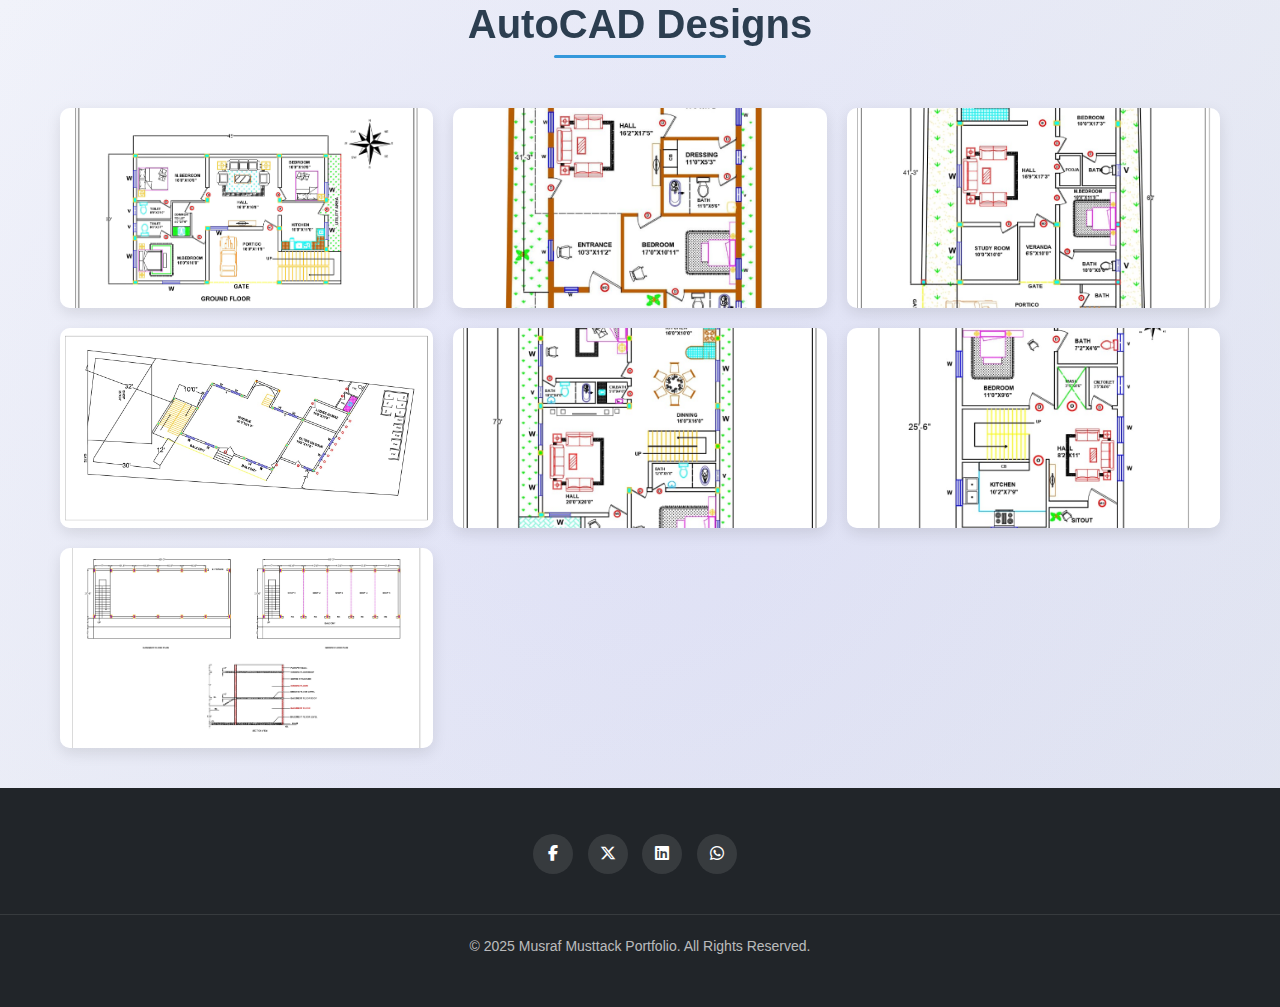
<file: Components/Pages/autocad.html>
<!DOCTYPE html>
<html lang="en">
<head>
   <meta charset="UTF-8">
    <meta name="viewport" content="width=device-width, initial-scale=1.0">
    <title>Musraf Musttack Portfolio</title>
    <link rel="stylesheet" href="https://cdnjs.cloudflare.com/ajax/libs/font-awesome/6.4.2/css/all.min.css">

    <!-- Bootstrap CSS -->
    <link href="https://cdn.jsdelivr.net/npm/bootstrap@5.3.0/dist/css/bootstrap.min.css" rel="stylesheet">
    <!-- Font Awesome -->
    <link rel="stylesheet" href="https://cdnjs.cloudflare.com/ajax/libs/font-awesome/6.4.0/css/all.min.css">
    <link rel="stylesheet" href="https://cdnjs.cloudflare.com/ajax/libs/font-awesome/6.4.0/css/all.min.css">
    <!-- Google Fonts -->
    <link href="https://fonts.googleapis.com/css2?family=Poppins:wght@300;400;500;600;700&display=swap" rel="stylesheet">
    <link href="https://fonts.googleapis.com/css2?family=Cinzel+Decorative:wght@400;700;900&display=swap" rel="stylesheet">

    <!-- Custom CSS -->
    <link rel="stylesheet" href="../../asset/css/style.css">
</head>
<body>

    <div class="animated-bg">
        <!-- Star Background -->
<div class="star-bg">
    <div id="stars"></div>
    <div id="stars2"></div>
    <div id="stars3"></div>
</div>
    </div>
    
    <!-- Navigation -->
    
    <div class="container">
        <!-- Top Section -->
        <header class="top-section">
            <h1 class="title"> AutoCAD Designs </h1>
            
        </header>

        <!-- Center Section -->
       

        <!-- Bottom Section -->
        <section class="bottom-section">
            
            <div class="gallery">

                <div class="gallery-item">
                    <a href="../../asset/image/Projects/P6/Autocad/1.jpeg">
                    <img src="../../asset/image/Projects/P6/Autocad/1.jpeg" alt="Project Image 1" class="gallery-image">
                    </a>
                </div>

                <div class="gallery-item">
                    <a href="../../asset/image/Projects/P6/Autocad/2.jpeg">
                    <img src="../../asset/image/Projects/P6/Autocad/2.jpeg" alt="Project Image 2" class="gallery-image">
                    </a>
                </div>

                <div class="gallery-item">
                    <a href="../../asset/image/Projects/P6/Autocad/3.jpeg">
                    <img src="../../asset/image/Projects/P6/Autocad/3.jpeg" alt="Project Image 3" class="gallery-image">
                    </a>
                </div>

                <div class="gallery-item">
                    <a href="../../asset/image/Projects/P6/Autocad/4.jpeg">
                    <img src="../../asset/image/Projects/P6/Autocad/4.jpeg" alt="Project Image 4" class="gallery-image">
                    </a>
                </div>

                <div class="gallery-item">
                    <a href="../../asset/image/Projects/P6/Autocad/5.jpeg">
                    <img src="../../asset/image/Projects/P6/Autocad/5.jpeg" alt="Project Image 5" class="gallery-image">
                    </a>
                </div>

                <div class="gallery-item">
                    <a href="../../asset/image/Projects/P6/Autocad/6.jpeg">
                    <img src="../../asset/image/Projects/P6/Autocad/6.jpeg" alt="Project Image 6" class="gallery-image">
                    </a>
                </div>

                <div class="gallery-item">
                    <a href="../../asset/image/Projects/P6/Autocad/7.jpg">
                    <img src="../../asset/image/Projects/P6/Autocad/7.jpg" alt="Project Image 7" class="gallery-image">
                    </a>
                </div>
               
                
            </div>
        </section>

        <!-- Image Modal -->
        <div class="modal" id="imageModal">
            <span class="close-btn">&times;</span>
            <img class="modal-content" id="modalImage">
            <div class="caption" id="caption"></div>
        </div>
    </div>

           
     <!-- Footer -->
    <footer class="footer">
        <div class="container">
                <div class="social-links mt-3">
                        <a href="https://www.facebook.com/share/1J2qTGtDxB/"><i class="fab fa-facebook-f"></i></a>
                        <a href="https://x.com/musttack?t=wHFk_ZXkjwtDSmbGTnIBDQ&s=08"><i class="fab fa-x-twitter"></i></a>
                        <a href="https://www.linkedin.com/in/musraf-musttack-630997289"><i class="fab fa-linkedin"></i></a>
                        <a href="https://wa.me/916381972889" target="_blank"><i class="fab fa-whatsapp"></i></a>
                    </div>
                 <a href="#home" class="scroll-to-top"id="scrollToTopBtn">
                 <i class="fas fa-arrow-up"></i>
                 </a>
                </div>
         <div class="footer-bottom">
                <p>&copy; 2025 Musraf Musttack Portfolio. All Rights Reserved.</p>
            </div>
            
    </footer>
    
    <script src="../../asset/js/script.js"></script>
</body>
</html>
</file>
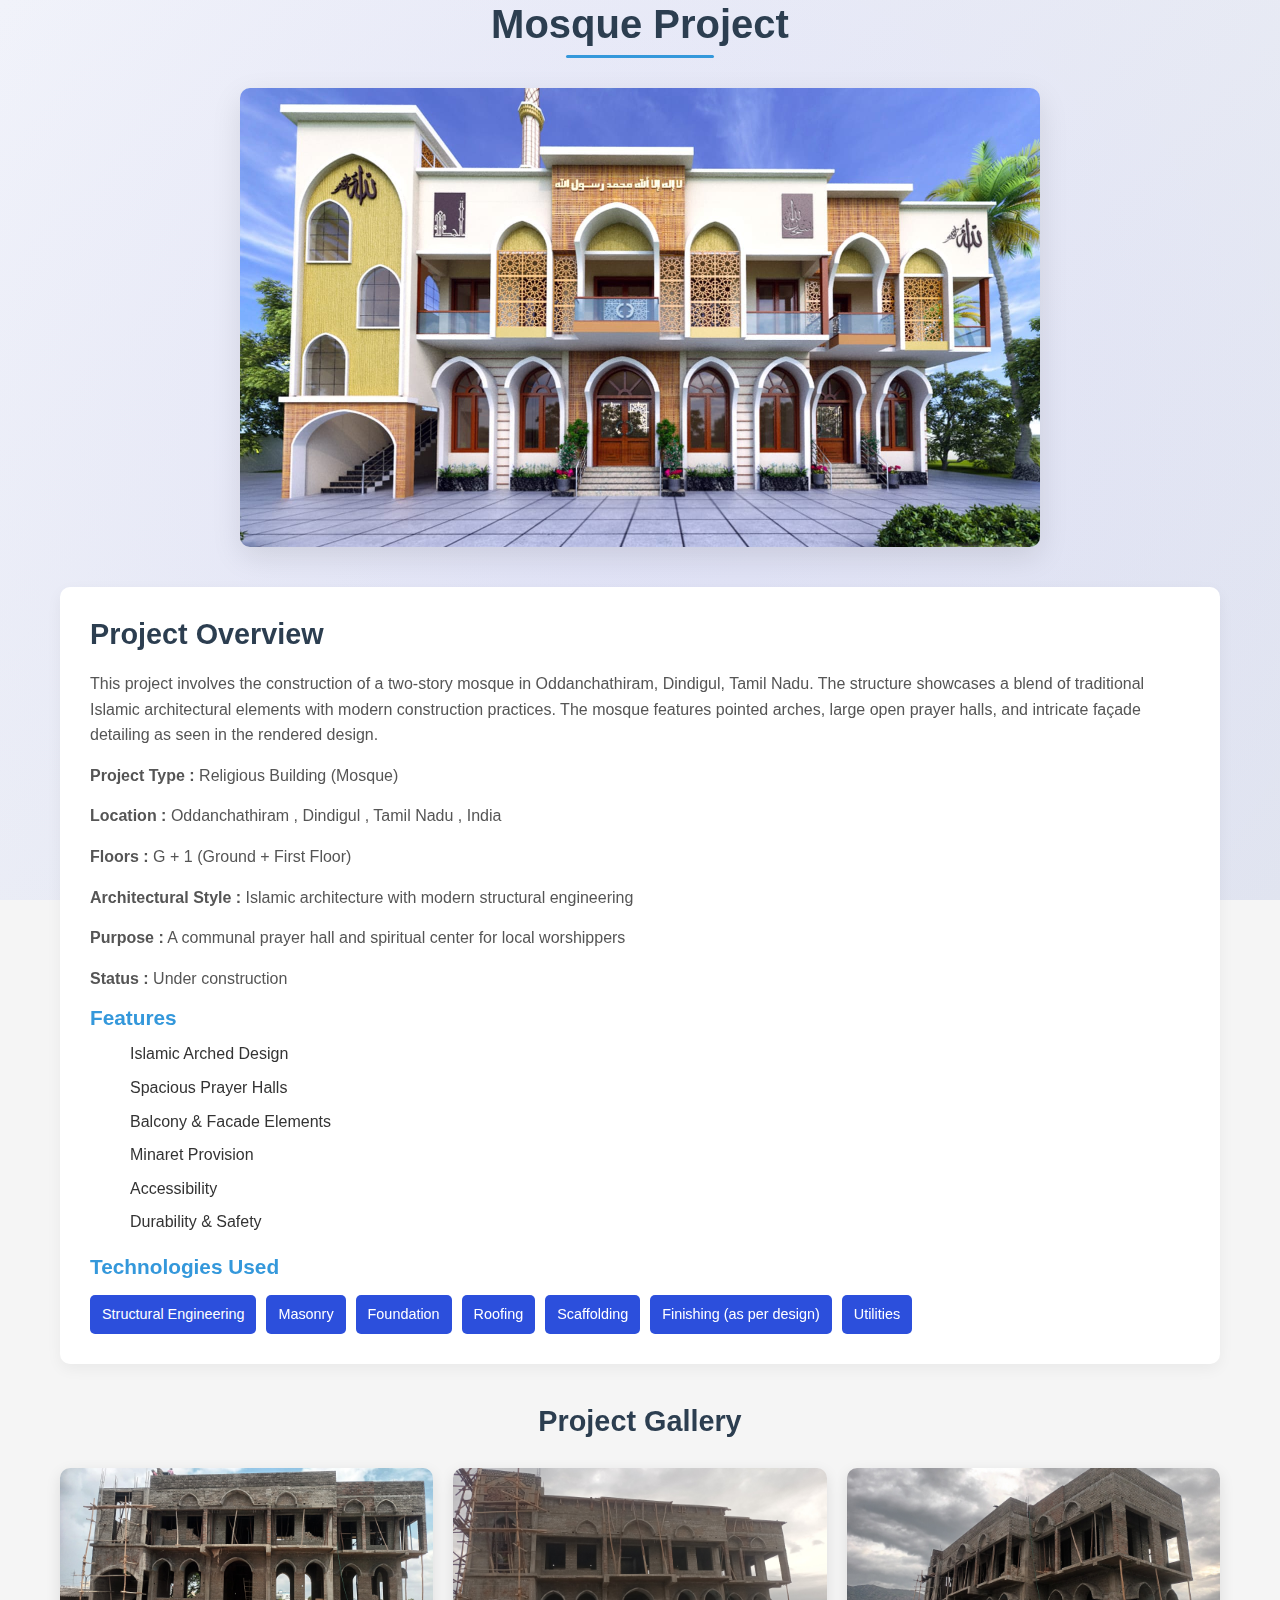
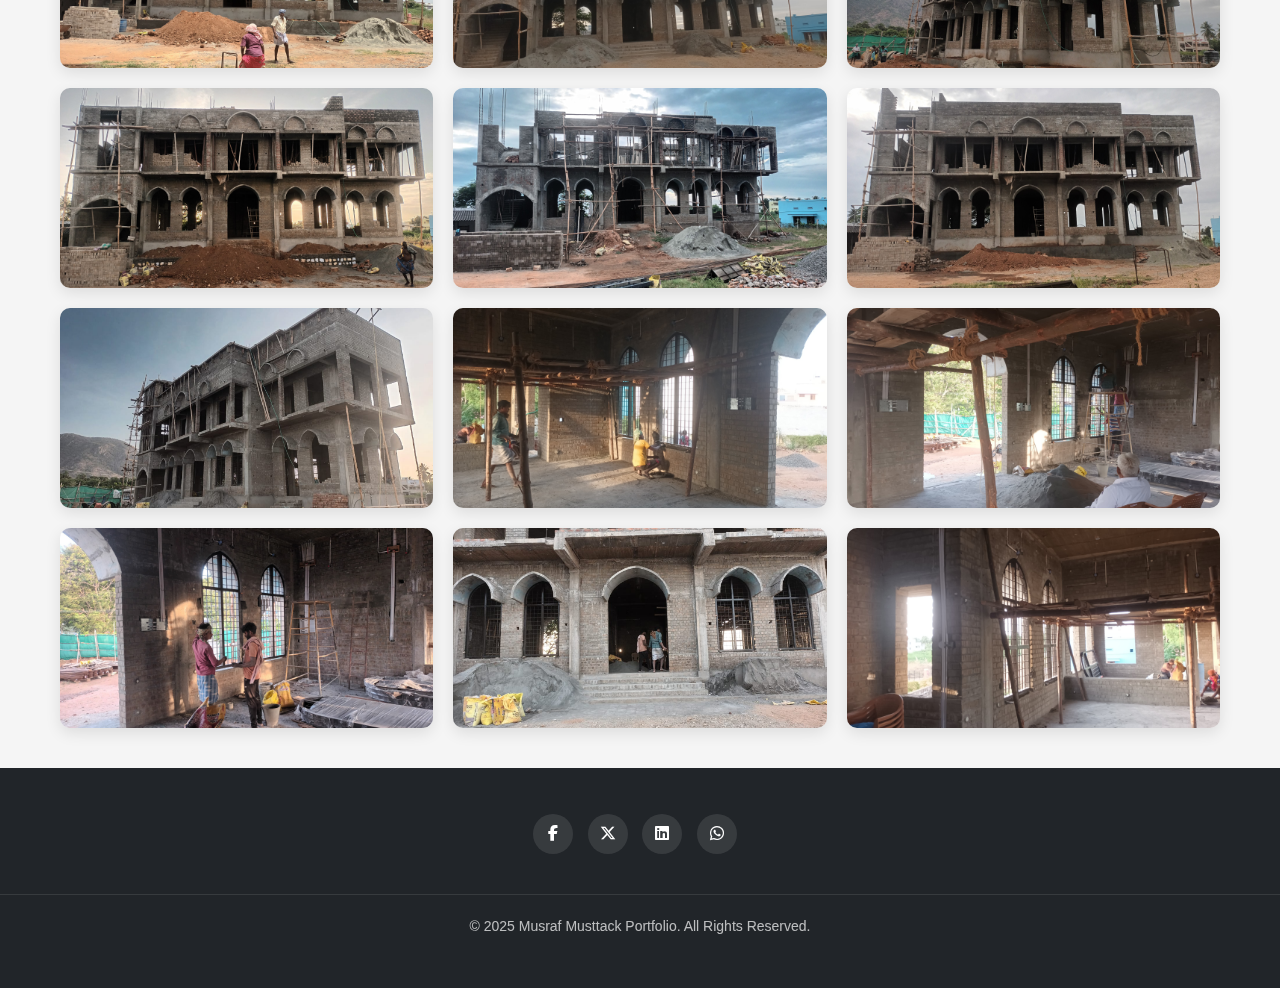
<file: Components/Pages/project1.html>
<!DOCTYPE html>
<html lang="en">
<head>
   <meta charset="UTF-8">
    <meta name="viewport" content="width=device-width, initial-scale=1.0">
    <title>Musraf Musttack Portfolio</title>
    <link rel="stylesheet" href="https://cdnjs.cloudflare.com/ajax/libs/font-awesome/6.4.2/css/all.min.css">

    <!-- Bootstrap CSS -->
    <link href="https://cdn.jsdelivr.net/npm/bootstrap@5.3.0/dist/css/bootstrap.min.css" rel="stylesheet">
    <!-- Font Awesome -->
    <link rel="stylesheet" href="https://cdnjs.cloudflare.com/ajax/libs/font-awesome/6.4.0/css/all.min.css">
    <link rel="stylesheet" href="https://cdnjs.cloudflare.com/ajax/libs/font-awesome/6.4.0/css/all.min.css">
    <!-- Google Fonts -->
    <link href="https://fonts.googleapis.com/css2?family=Poppins:wght@300;400;500;600;700&display=swap" rel="stylesheet">
    <link href="https://fonts.googleapis.com/css2?family=Cinzel+Decorative:wght@400;700;900&display=swap" rel="stylesheet">

    <!-- Custom CSS -->
    <link rel="stylesheet" href="../../asset/css/style.css">
</head>
<body>

    <div class="animated-bg">
        <!-- Star Background -->
<div class="star-bg">
    <div id="stars"></div>
    <div id="stars2"></div>
    <div id="stars3"></div>
</div>
    </div>
    
    <!-- Navigation -->
    
    <div class="container">
        <!-- Top Section -->
        <header class="top-section">
            <h1 class="title"> Mosque Project</h1>
            <div class="demo-container">
                <img src="../../asset/image/Projects/P1/Mosque.jpeg" alt="Project Demo" class="demo-image">
            </div>
        </header>

        <!-- Center Section -->
        <main class="center-section">
            <div class="project-explanation">
                <h2>Project Overview</h2>
                <p>This project involves the construction of a two-story mosque in Oddanchathiram, Dindigul, Tamil Nadu. The structure showcases a blend of traditional Islamic architectural elements with modern construction practices. The mosque features pointed arches, large open prayer halls, and intricate façade detailing as seen in the rendered design.</p>
                <P><b>Project Type :</b> Religious Building (Mosque)</P>

                <p><b>Location :</b> Oddanchathiram , Dindigul , Tamil Nadu , India</p>

                <p><b>Floors :</b> G + 1 (Ground + First Floor)</p>

                <p><b>Architectural Style :</b> Islamic architecture with modern structural engineering</p>

                 <p><b>Purpose :</b> A communal prayer hall and spiritual center for local worshippers</P>

                <p><b>Status :</b> Under construction </P>
                
                
                <h3>Features</h3>
                <ul>
                    <li>Islamic Arched Design</li>
                    <li>Spacious Prayer Halls</li>
                    <li>Balcony & Facade Elements</li>
                    <li>Minaret Provision</li>
                    <li>Accessibility</li>
                    <li>Durability & Safety</li>
                </ul>
                
                <h3>Technologies Used</h3>
                
                <div class="tech-stack">
                    <span class="tech-item">
                        Structural Engineering
                    <div class="hover-content">
                       <li>RCC (Reinforced Cement Concrete) columns, beams, and slabs.</li>
                       <li>Load-bearing walls with brick masonry.</li>
                    </div>
                    </span>
                    
                    <span class="tech-item">
                        Masonry
                    <div class="hover-content">
                       <li>High-quality clay bricks for walls.</li>
                       <li>Cement mortar mix for bonding.</li>
                    </div>
                    </span>


                    <span class="tech-item">
                        Foundation
                    <div class="hover-content">
                       <li>Deep RCC footing to support the two-story structure.</li>
                       
                    </div>
                    </span>

                    
                        <span class="tech-item">
                        Roofing
                    <div class="hover-content">
                       <li>Flat RCC slab with proper load distribution.</li>
                       
                    </div>
                    </span>

                    <span class="tech-item">
                        Scaffolding
                    <div class="hover-content">
                       <li>Bamboo and wooden scaffolding for construction access.</li>
                       
                    </div>
                    </span>

                    <span class="tech-item">
                        Finishing (as per design)
                    <div class="hover-content">
                       <li>Exterior plaster with textured finish.</li>
                       <li>Islamic decorative patterns on windows and balcony</li>
                       <li>Wooden framed glass doors and windows.</li>
                       
                    </div>
                    </span>

                    <span class="tech-item">
                        Utilities
                    <div class="hover-content">
                       <li>Plumbing and electrical conduits integrated during construction.</li>
                       <li>Provision for lighting and sound systems inside the prayer hall.</li>
                       
                    </div>
                    </span>

                </div>
            </div>
        </main>

        <!-- Bottom Section -->
        <section class="bottom-section">
            <h2>Project Gallery</h2>
            <div class="gallery">

                <div class="gallery-item">
                    <a href="../../asset/image/Projects/P1/1.jpeg" >
                    <img src="../../asset/image/Projects/P1/1.jpeg" alt="Project Image 1" class="gallery-image">
                    </a>
                </div>

                <div class="gallery-item">
                    <a href="../../asset/image/Projects/P1/2.jpeg">
                    <img src="../../asset/image/Projects/P1/2.jpeg" alt="Project Image 2" class="gallery-image">
                    </a>
                </div>

                <div class="gallery-item">
                    <a href="../../asset/image/Projects/P1/3.jpeg">
                    <img src="../../asset/image/Projects/P1/3.jpeg" alt="Project Image 3" class="gallery-image">
                    </a>
                </div>

                <div class="gallery-item">
                    <a href="../../asset/image/Projects/P1/4.jpeg">
                    <img src="../../asset/image/Projects/P1/4.jpeg" alt="Project Image 4" class="gallery-image">
                    </a>
                </div>

                <div class="gallery-item">
                    <a href="../../asset/image/Projects/P1/5.jpeg">
                    <img src="../../asset/image/Projects/P1/5.jpeg" alt="Project Image 5" class="gallery-image">
                    </a>
                </div>

                <div class="gallery-item">
                    <a href="../../asset/image/Projects/P1/6.jpeg">
                    <img src="../../asset/image/Projects/P1/6.jpeg" alt="Project Image 6" class="gallery-image">
                    </a>
                </div>

                <div class="gallery-item">
                    <a href="../../asset/image/Projects/P1/7.jpeg">
                    <img src="../../asset/image/Projects/P1/7.jpeg" alt="Project Image 7" class="gallery-image">
                    </a>
                </div>

                <div class="gallery-item">
                    <a href="../../asset/image/Projects/P1/8.jpeg">
                    <img src="../../asset/image/Projects/P1/8.jpeg" alt="Project Image 8" class="gallery-image">
                    </a>
                </div>

                <div class="gallery-item">
                    <a href="../../asset/image/Projects/P1/9.jpeg">
                    <img src="../../asset/image/Projects/P1/9.jpeg" alt="Project Image 9" class="gallery-image">
                    </a>
                </div>

                <div class="gallery-item">
                    <a href="../../asset/image/Projects/P1/10.jpeg">
                    <img src="../../asset/image/Projects/P1/10.jpeg" alt="Project Image 10" class="gallery-image">
                    </a>
                </div>

                <div class="gallery-item">
                    <a href="../../asset/image/Projects/P1/11.jpeg">
                    <img src="../../asset/image/Projects/P1/11.jpeg" alt="Project Image 11" class="gallery-image">
                    </a>
                </div>

                <div class="gallery-item">
                    <a href="../../asset/image/Projects/P1/12.jpeg">
                    <img src="../../asset/image/Projects/P1/12.jpeg" alt="Project Image 12" class="gallery-image">
                    </a>
                </div>

                
                
            </div>
        </section>

        <!-- Image Modal -->
        <div class="modal" id="imageModal">
            <span class="close-btn">&times;</span>
            <img class="modal-content" id="modalImage">
            <div class="caption" id="caption"></div>
        </div>
    </div>

           
     <!-- Footer -->
    <footer class="footer">
        <div class="container">
                <div class="social-links mt-3">
                        <a href="https://www.facebook.com/share/1J2qTGtDxB/"><i class="fab fa-facebook-f"></i></a>
                        <a href="https://x.com/musttack?t=wHFk_ZXkjwtDSmbGTnIBDQ&s=08"><i class="fab fa-x-twitter"></i></a>
                        <a href="https://www.linkedin.com/in/musraf-musttack-630997289"><i class="fab fa-linkedin"></i></a>
                        <a href="https://wa.me/916381972889" target="_blank"><i class="fab fa-whatsapp"></i></a>
                    </div>
                 <a href="#home" class="scroll-to-top"id="scrollToTopBtn">
                 <i class="fas fa-arrow-up"></i>
                 </a>
                </div>
         <div class="footer-bottom">
                <p>&copy; 2025 Musraf Musttack Portfolio. All Rights Reserved.</p>
            </div>
            
    </footer>
    
    <script src="../../asset/js/script.js"></script>
</body>
</html>
</file>
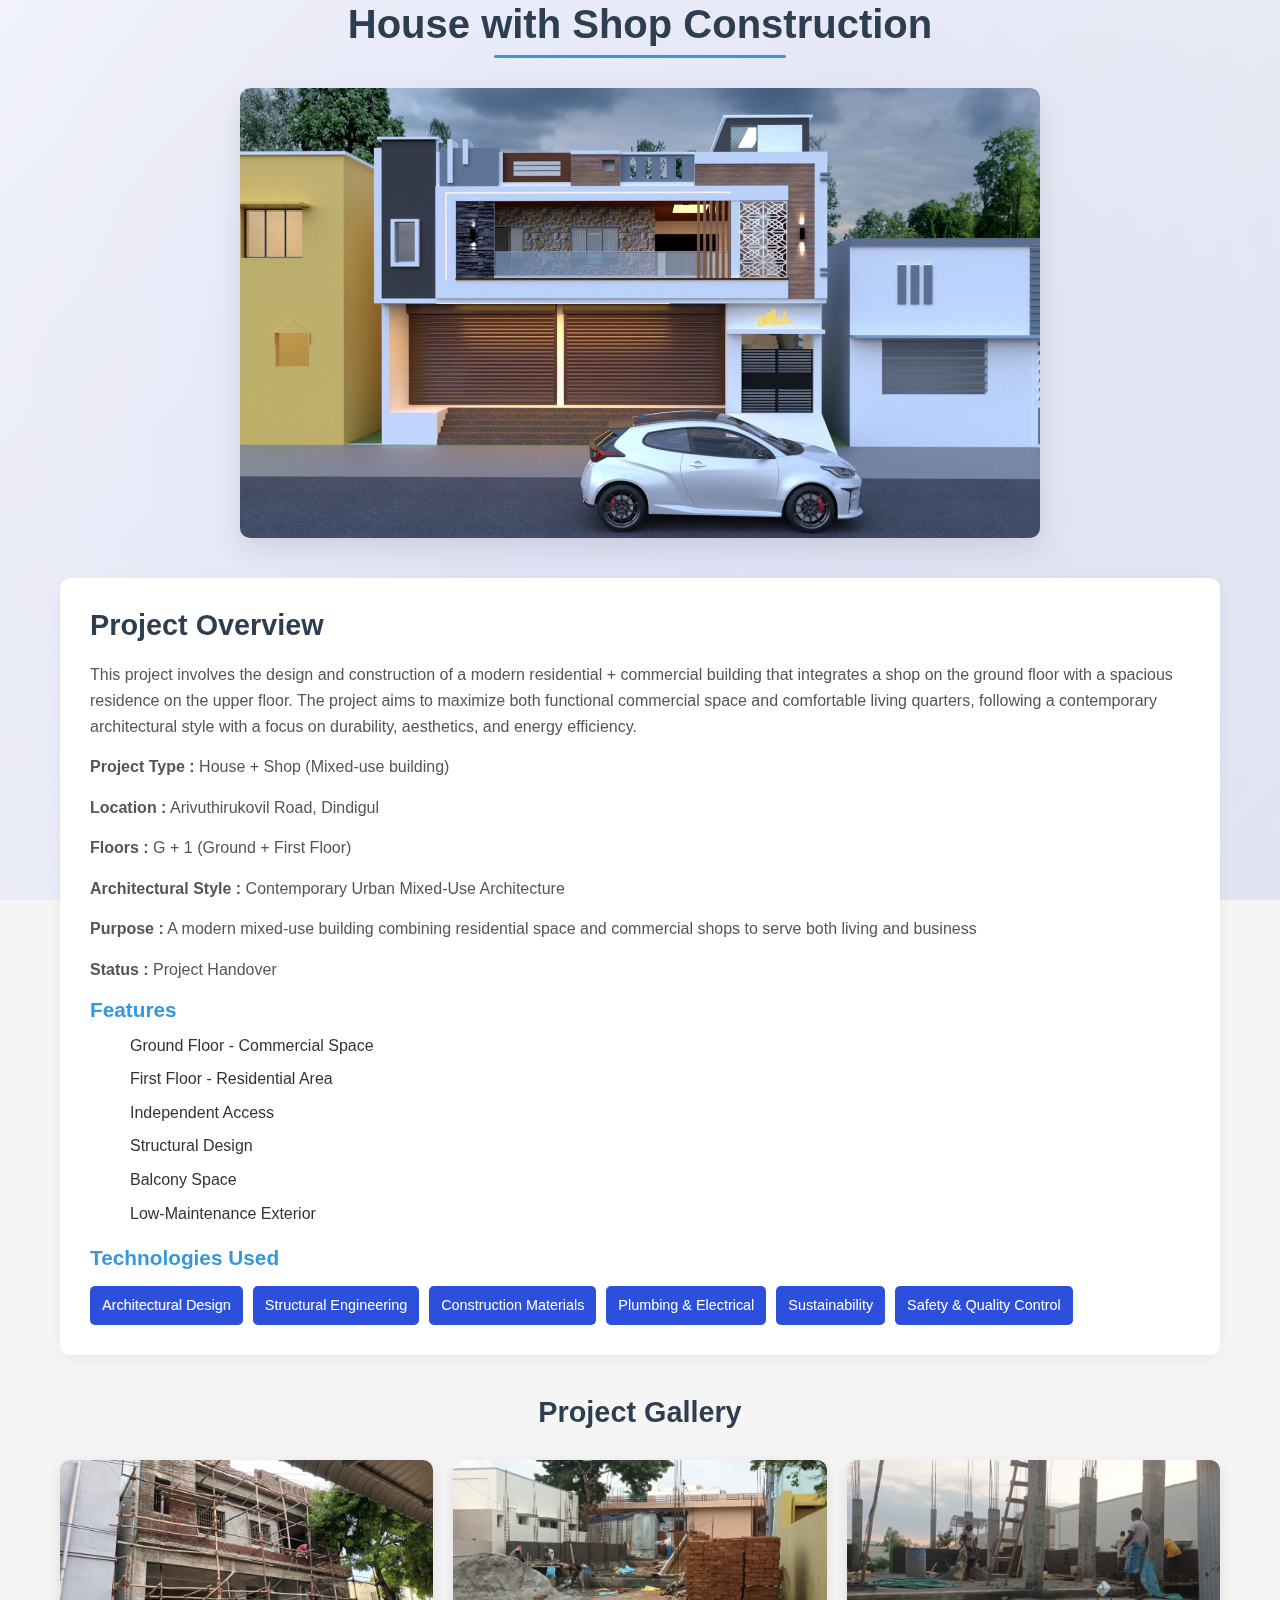
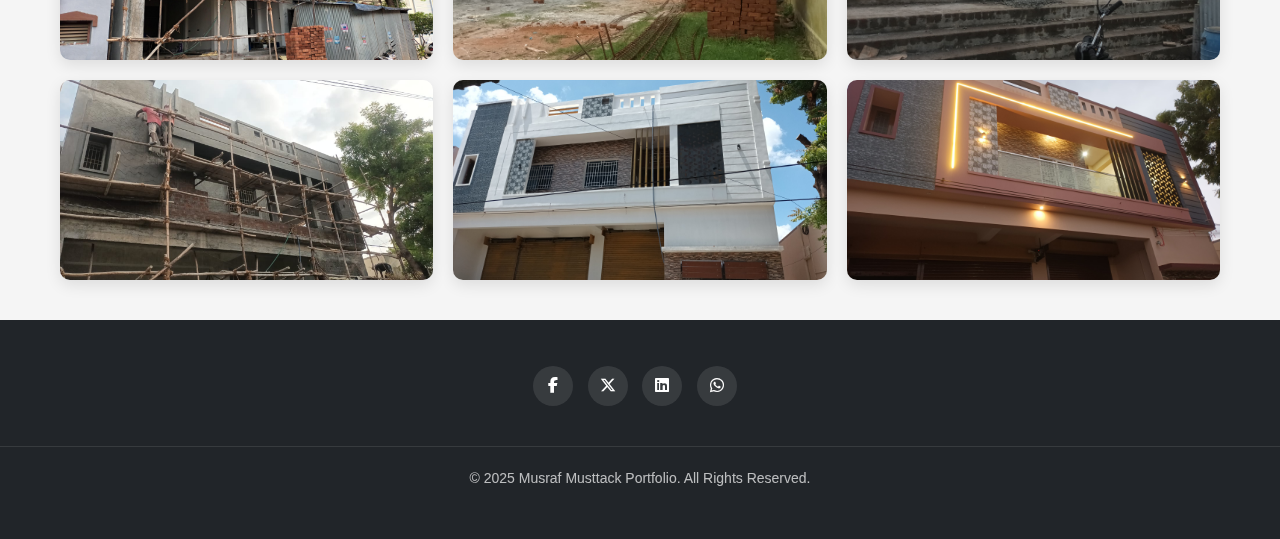
<file: Components/Pages/project2.html>
<!DOCTYPE html>
<html lang="en">
<head>
   <meta charset="UTF-8">
    <meta name="viewport" content="width=device-width, initial-scale=1.0">
    <title>Musraf Musttack Portfolio</title>
    <link rel="stylesheet" href="https://cdnjs.cloudflare.com/ajax/libs/font-awesome/6.4.2/css/all.min.css">

    <!-- Bootstrap CSS -->
    <link href="https://cdn.jsdelivr.net/npm/bootstrap@5.3.0/dist/css/bootstrap.min.css" rel="stylesheet">
    
    <!-- Font Awesome -->
    <link rel="stylesheet" href="https://cdnjs.cloudflare.com/ajax/libs/font-awesome/6.4.0/css/all.min.css">
    <!-- Google Fonts -->
    <link href="https://fonts.googleapis.com/css2?family=Poppins:wght@300;400;500;600;700&display=swap" rel="stylesheet">
    <link href="https://fonts.googleapis.com/css2?family=Cinzel+Decorative:wght@400;700;900&display=swap" rel="stylesheet">

    <!-- Custom CSS -->
    <link rel="stylesheet" href="../../asset/css/style.css">
</head>
<body>

    <div class="animated-bg">
        <!-- Star Background -->
<div class="star-bg">
    <div id="stars"></div>
    <div id="stars2"></div>
    <div id="stars3"></div>
</div>
    </div>
    
    <!-- Navigation -->
    
    <div class="container">
        <!-- Top Section -->
        <header class="top-section">
            <h1 class="title"> House with Shop Construction</h1>
            <div class="demo-container">
                <img src="../../asset/image/Projects/P2/Demo.jpeg" alt="Project Demo" class="demo-image">
            </div>
        </header>

        <!-- Center Section -->
        <main class="center-section">
            <div class="project-explanation">
                <h2>Project Overview</h2>
                <p>This project involves the design and construction of a modern residential + commercial building that integrates a shop on the ground floor with a spacious residence on the upper floor. The project aims to maximize both functional commercial space and comfortable living quarters, following a contemporary architectural style with a focus on durability, aesthetics, and energy efficiency.</p>

                <P><b>Project Type :</b> House + Shop (Mixed-use building)</P>

                <p><b>Location :</b> Arivuthirukovil Road, Dindigul</p>

                <p><b>Floors :</b> G + 1 (Ground + First Floor)</p>

                <p><b>Architectural Style :</b> Contemporary Urban Mixed-Use Architecture</p>

                 <p><b>Purpose :</b> A modern mixed-use building combining residential space and commercial shops to serve both living and business </P>
                
                <p><b>Status :</b> Project Handover </P>
                
                <h3>Features</h3>
                <ul>
                    <li>Ground Floor - Commercial Space</li>
                    <li>First Floor - Residential Area</li>
                    <li>Independent Access</li>
                    <li>Structural Design</li>
                    <li>Balcony Space</li>
                    <li>Low-Maintenance Exterior</li>
                </ul>
                
                <h3>Technologies Used</h3>
                <div class="tech-stack">
                    <span class="tech-item">
                        Architectural Design
                    <div class="hover-content">
                       <li>AutoCAD for precise 2D floor plans</li>
                       <li>SketchUp & 3ds Max for 3D elevation visualization</li>
                    </div>
                    </span>

                    <span class="tech-item">
                        Structural Engineering
                    <div class="hover-content">
                       <li>RCC (Reinforced Cement Concrete) columns, beams, and slab system</li>
                       <li>M25 grade concrete with Fe500 TMT bars for durability</li>
                       <li>Soil-tested foundation for load-bearing stability.</li>
                    </div>
                    </span>

                    <span class="tech-item">
                        Construction Materials
                    <div class="hover-content">
                       <li>High-quality wire-cut bricks and M-sand mortar.</li>
                       <li>Weather-resistant exterior paints and textured finishes.</li>
                       <li>Tempered glass for balcony railings.</li>
                    </div>
                    </span>
                    
                    <span class="tech-item">
                        Plumbing & Electrical
                    <div class="hover-content">
                       <li>Concealed wiring with modular switches and safety MCBs.</li>
                       <li>CPVC/UPVC pipes for leak-proof water supply and drainage.</li>
                       <li>Provision for solar water heater and rainwater harvesting.</li>
                    </div>
                    </span>
                    
                    
                   <span class="tech-item">
                        Sustainability
                    <div class="hover-content">
                       <li>Energy-efficient lighting design</li>
                       <li>Ventilation strategy to reduce air-conditioning load.</li>
                       <li>Rainwater harvesting system planned for groundwater recharge.</li>
                    </div>
                    </span>

                <span class="tech-item">
                        Safety & Quality Control
                    <div class="hover-content">
                       <li>IS code standards for all construction processes.</li>
                       <li>Site-level quality checks for concrete curing and material strength.</li>
                    </div>
                    </span>
 
                    
                </div>
            </div>
        </main>

        <!-- Bottom Section -->
        <section class="bottom-section">
            <h2>Project Gallery</h2>
            <div class="gallery">
                
                <div class="gallery-item">
                  <a href="../../asset/image/Projects/P2/1.jpeg">
                  <img src="../../asset/image/Projects/P2/1.jpeg" class="gallery-image">
                  </a>
                </div>

                    
                    <div class="gallery-item">
                    <a href="../../asset/image/Projects/P2/2.jpeg">
                    <img src="../../asset/image/Projects/P2/2.jpeg" alt="Project Image 2" class="gallery-image">
                    </a>
                </div>


                <div class="gallery-item">
                    <a href="../../asset/image/Projects/P2/3.jpeg">
                    <img src="../../asset/image/Projects/P2/3.jpeg" alt="Project Image 3" class="gallery-image">
                    </a>
                </div>


                <div class="gallery-item">
                    <a href="../../asset/image/Projects/P2/4.jpeg">
                    <img src="../../asset/image/Projects/P2/4.jpeg" alt="Project Image 4" class="gallery-image">
                    </a>
                </div>


                <div class="gallery-item">
                    <a href="../../asset/image/Projects/P2/5.jpeg">
                    <img src="../../asset/image/Projects/P2/5.jpeg" alt="Project Image 5" class="gallery-image">
                    </a>
                </div>


                <div class="gallery-item">
                    <a href="../../asset/image/Projects/P2/6.jpeg">
                    <img src="../../asset/image/Projects/P2/6.jpeg" alt="Project Image 6" class="gallery-image">
                    </a>
                </div>
                
            </div>
        </section>

        <!-- Image Modal -->
        <div class="modal" id="imageModal">
            <span class="close-btn">&times;</span>
            <img class="modal-content" id="modalImage">
            <div class="caption" id="caption"></div>
        </div>
    </div>

            <!-- <section class="bottom-video">
            <h2>Project Videos</h2>
            <div class="video-container">
            <video width="600" controls>
              <source src="./image/Projects/P2/WhatsApp Video 2025-07-27 at 8.30.45 PM.mp4" type="video/mp4">
                <source src="video.webm" type="video/webm">
                   Your browser does not support the video tag.
                </video>
            </div>
           </section> -->

            <!-- Footer -->
    <footer class="footer">
        <div class="container">
                <div class="social-links mt-3">
                        <a href="https://www.facebook.com/share/1J2qTGtDxB/"><i class="fab fa-facebook-f"></i></a>
                        <a href="https://x.com/musttack?t=wHFk_ZXkjwtDSmbGTnIBDQ&s=08"><i class="fab fa-x-twitter"></i></a>
                        <a href="https://www.linkedin.com/in/musraf-musttack-630997289"><i class="fab fa-linkedin"></i></a>
                        <a href="https://wa.me/916381972889" target="_blank"><i class="fab fa-whatsapp"></i></a>
                    </div>
                 <a href="#home" class="scroll-to-top"id="scrollToTopBtn">
                 <i class="fas fa-arrow-up"></i>
                 </a>
                </div>
         <div class="footer-bottom">
                <p>&copy; 2025 Musraf Musttack Portfolio. All Rights Reserved.</p>
            </div>
            
    </footer>
    
    <script src="../../asset/js/script.js"></script>
   
</body>
</html>
</file>
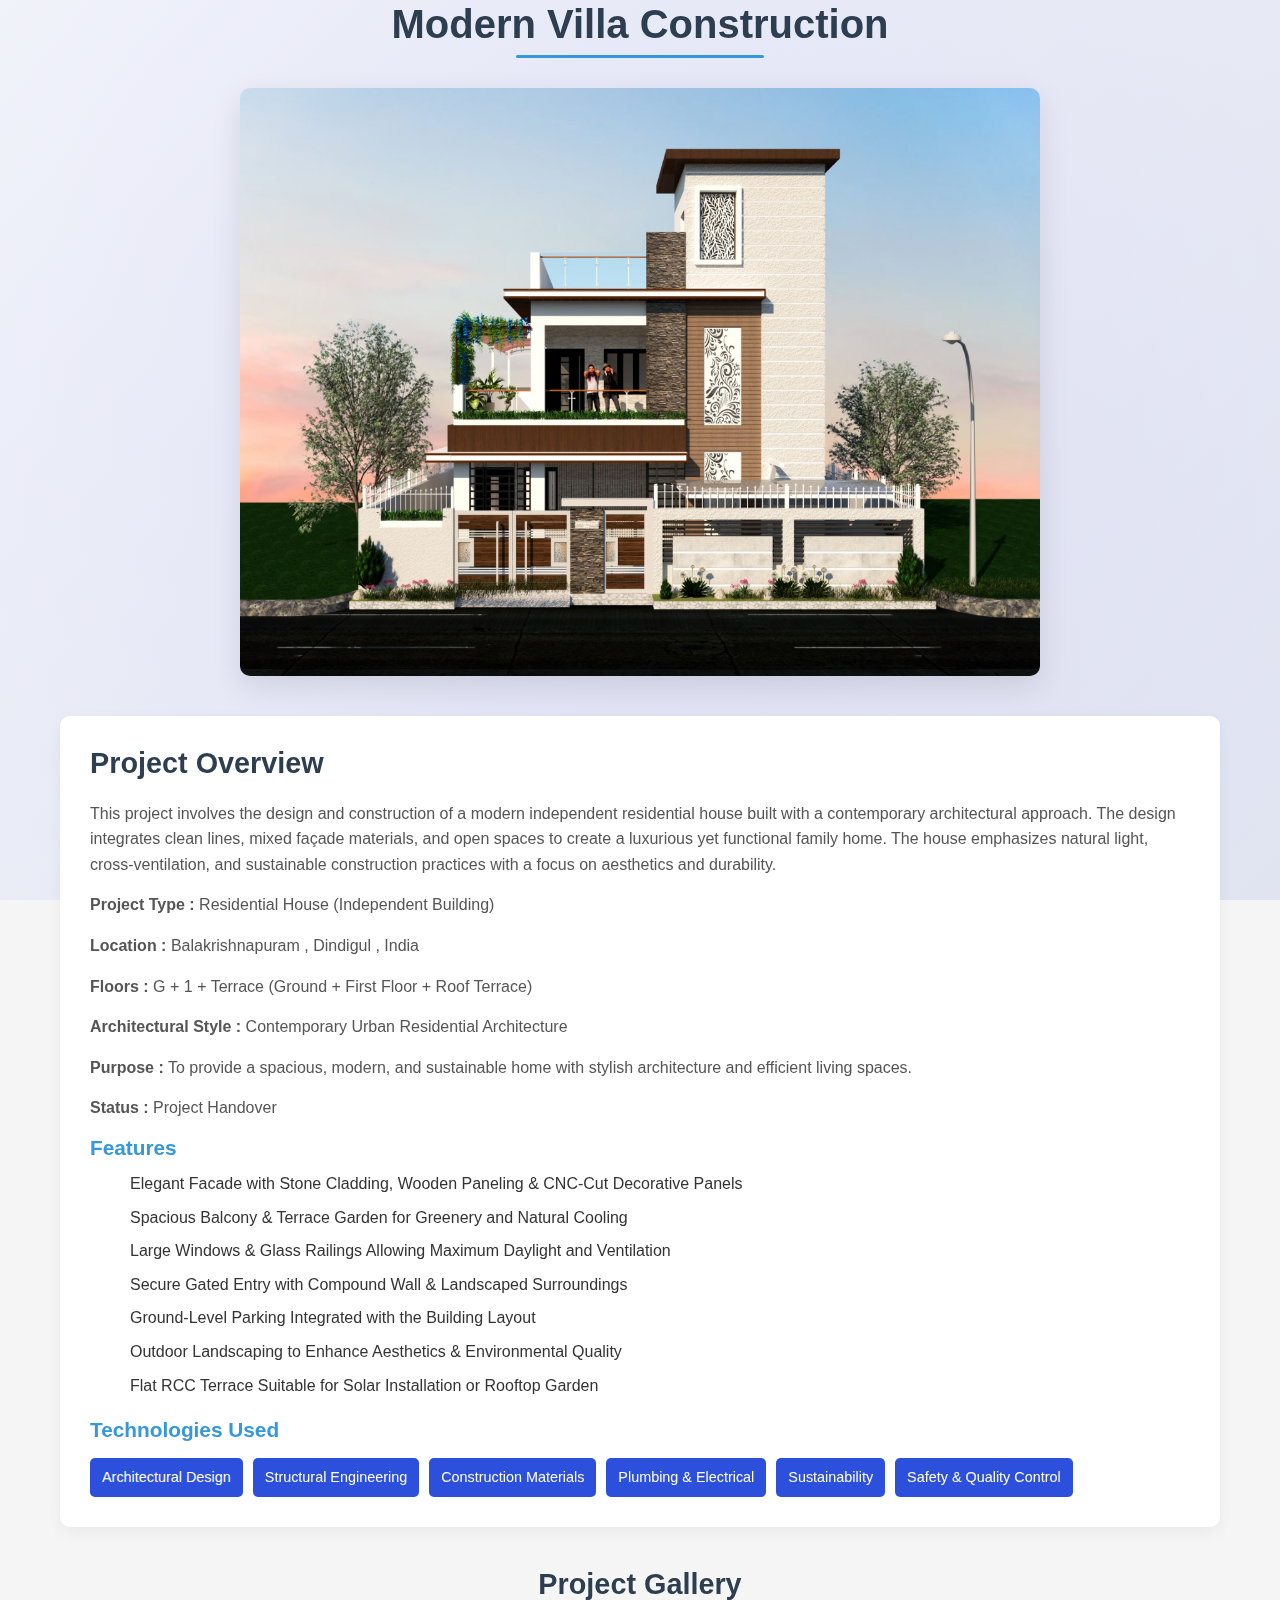
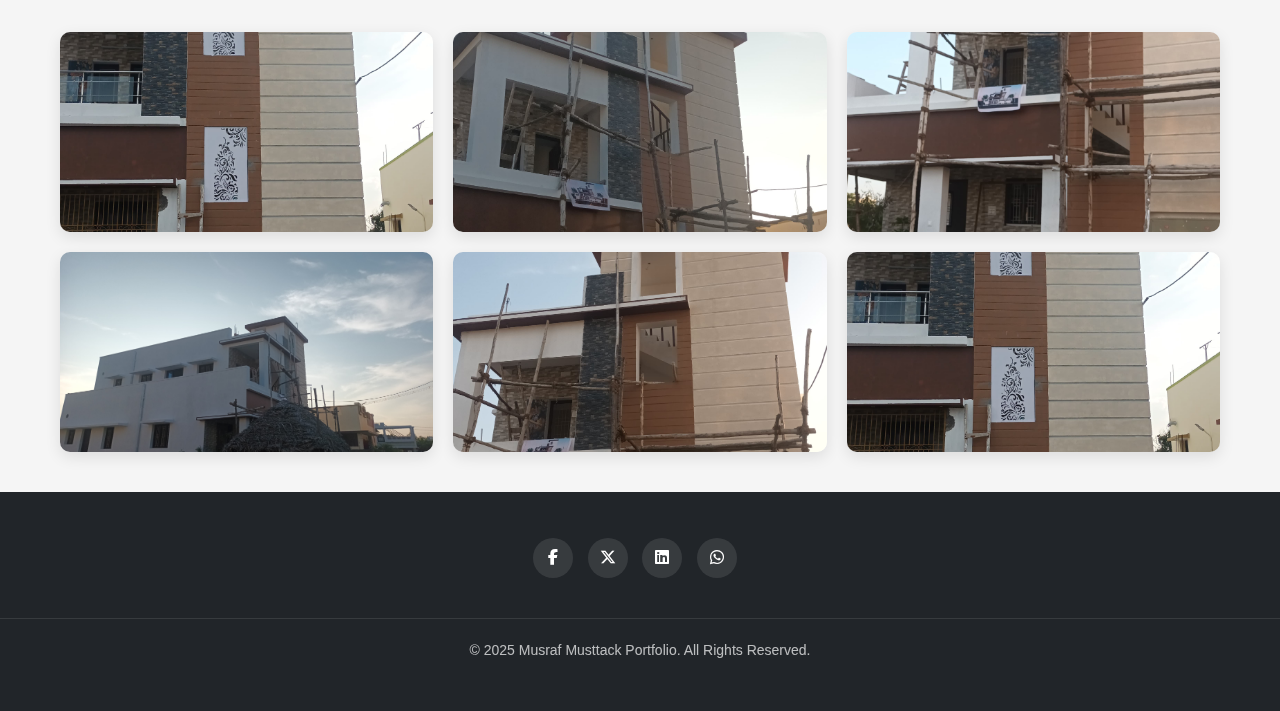
<file: Components/Pages/project3.html>
<!DOCTYPE html>
<html lang="en">
<head>
   <meta charset="UTF-8">
    <meta name="viewport" content="width=device-width, initial-scale=1.0">
    <title>Musraf Musttack Portfolio</title>
    <link rel="stylesheet" href="https://cdnjs.cloudflare.com/ajax/libs/font-awesome/6.4.2/css/all.min.css">

    <!-- Bootstrap CSS -->
    <link href="https://cdn.jsdelivr.net/npm/bootstrap@5.3.0/dist/css/bootstrap.min.css" rel="stylesheet">
    
    <!-- Font Awesome -->
    <link rel="stylesheet" href="https://cdnjs.cloudflare.com/ajax/libs/font-awesome/6.4.0/css/all.min.css">
    <!-- Google Fonts -->
    <link href="https://fonts.googleapis.com/css2?family=Poppins:wght@300;400;500;600;700&display=swap" rel="stylesheet">
    <link href="https://fonts.googleapis.com/css2?family=Cinzel+Decorative:wght@400;700;900&display=swap" rel="stylesheet">

    <!-- Custom CSS -->
    <link rel="stylesheet" href="../../asset/css/style.css">
</head>
<body>

    <div class="animated-bg">
        <!-- Star Background -->
<div class="star-bg">
    <div id="stars"></div>
    <div id="stars2"></div>
    <div id="stars3"></div>
</div>
    </div>
    
    <!-- Navigation -->
    
    <div class="container">
        <!-- Top Section -->
        <header class="top-section">
            <h1 class="title"> Modern Villa Construction</h1>
            <div class="demo-container">
                <img src="../../asset/image/Projects/P3/Demo.jpeg" alt="Project Demo" class="demo-image">
            </div>
        </header>

        <!-- Center Section -->
        <main class="center-section">
            <div class="project-explanation">
                <h2>Project Overview</h2>
                <p>This project involves the design and construction of a modern independent residential house built with a contemporary architectural approach. The design integrates clean lines, mixed façade materials, and open spaces to create a luxurious yet functional family home. The house emphasizes natural light, cross-ventilation, and sustainable construction practices with a focus on aesthetics and durability.</p>

                <P><b>Project Type :</b> Residential House (Independent Building)</P>

                <p><b>Location :</b> Balakrishnapuram , Dindigul , India</p>

                <p><b>Floors :</b> G + 1 + Terrace (Ground + First Floor + Roof Terrace)</p>

                <p><b>Architectural Style :</b> Contemporary Urban Residential Architecture</p>

                 <p><b>Purpose :</b> To provide a spacious, modern, and sustainable home with stylish architecture and efficient living spaces. </P>
                
                <p><b>Status :</b> Project Handover </P>
                
                <h3>Features</h3>
                <ul>
                    <li>Elegant Facade with Stone Cladding, Wooden Paneling & CNC-Cut Decorative Panels </li>
                    <li>Spacious Balcony & Terrace Garden for Greenery and Natural Cooling</li>
                    <li>Large Windows & Glass Railings Allowing Maximum Daylight and Ventilation</li>
                    <li>Secure Gated Entry with Compound Wall & Landscaped Surroundings</li>
                    <li>Ground-Level Parking Integrated with the Building Layout </li>
                    <li>Outdoor Landscaping to Enhance Aesthetics & Environmental Quality</li>
                    <li> Flat RCC Terrace Suitable for Solar Installation or Rooftop Garden</li>
                </ul>
                
                <h3>Technologies Used</h3>
                <div class="tech-stack">
                    <span class="tech-item">
                        Architectural Design
                    <div class="hover-content">
                       <li>AutoCAD for detailed 2D planning and construction drawings.</li>
                       <li>SketchUp & 3ds Max for 3D visualization and realistic elevation renderings.</li>
                    </div>
                    </span>

                    <span class="tech-item">
                        Structural Engineering
                    <div class="hover-content">
                       <li>RCC (Reinforced Cement Concrete) framed structure with columns, beams, and slabs.</li>
                       <li>M25 grade concrete combined with Fe500 TMT bars for high structural strength.</li>
                       <li>Soil-tested foundation ensuring safe load-bearing capacity.</li>
                    </div>
                    </span>

                    <span class="tech-item">
                        Construction Materials
                    <div class="hover-content">
                       <li>High-quality wire-cut bricks and M-sand mortar for walls.</li>
                       <li>Weather-resistant textured paints and natural stone cladding.</li>
                       <li>Tempered glass for balcony railings and aluminium/UPVC window frames.</li>
                    </div>
                    </span>
                    
                    <span class="tech-item">
                        Plumbing & Electrical
                    <div class="hover-content">
                       <li>Concealed modular wiring with safety MCBs and earthing protection.</li>
                       <li>Concealed piping system with high-quality CPVC/UPVC pipes.</li>
                       <li>Provision for solar water heating and rainwater harvesting.</li>
                    </div>
                    </span>
                    
                    
                    
                   <span class="tech-item">
                        Sustainability
                    <div class="hover-content">
                       <li>Terrace garden for natural insulation and cooling.</li>
                       <li>Rainwater harvesting system integrated into the building plan.</li>
                       <li>Energy-efficient LED lighting and cross-ventilation design to minimize power usage.</li>
                    </div>
                    </span>

                <span class="tech-item">
                        Safety & Quality Control
                    <div class="hover-content">
                       <li>IS code standards for all construction processes.</li>
                       <li>Site-level quality checks for concrete curing and material strength.</li>
                    </div>
                    </span>
 
                    
                </div>
            </div>
        </main>

        <!-- Bottom Section -->
        <section class="bottom-section">
            <h2>Project Gallery</h2>
            <div class="gallery">

                <div class="gallery-item">
                    <a href="../../asset/image/Projects/P3/1.jpeg">
                    <img src="../../asset/image/Projects/P3/1.jpeg" alt="Project Image 1" class="gallery-image">
                    </a>
                </div>

                <div class="gallery-item">
                    <a href="../../asset/image/Projects/P3/2.jpeg">
                    <img src="../../asset/image/Projects/P3/2.jpeg" alt="Project Image 2" class="gallery-image">
                    </a>
                </div>

                <div class="gallery-item">
                    <a href="../../asset/image/Projects/P3/3.jpeg">
                    <img src="../../asset/image/Projects/P3/3.jpeg" alt="Project Image 3" class="gallery-image">
                    </a>
                </div>

                <div class="gallery-item">
                    <a href="../../asset/image/Projects/P3/4.jpeg">
                    <img src="../../asset/image/Projects/P3/4.jpeg" alt="Project Image 4" class="gallery-image">
                    </a>
                </div>

                <div class="gallery-item">
                    <a href="../../asset/image/Projects/P3/5.jpeg">
                    <img src="../../asset/image/Projects/P3/5.jpeg" alt="Project Image 5" class="gallery-image">
                    </a>
                </div>

                <div class="gallery-item">
                    <a href="../../asset/image/Projects/P3/1.jpeg">
                    <img src="../../asset/image/Projects/P3/1.jpeg" alt="Project Image 6" class="gallery-image">
                    </a>
                </div>
                
            </div>
        </section>

        <!-- Image Modal -->
        <div class="modal" id="imageModal">
            <span class="close-btn">&times;</span>
            <img class="modal-content" id="modalImage">
            <div class="caption" id="caption"></div>
        </div>
    </div>

            <!-- <section class="bottom-video">
            <h2>Project Videos</h2>
            <div class="video-container">
            <video width="600" controls>
              <source src="./image/Projects/P2/WhatsApp Video 2025-07-27 at 8.30.45 PM.mp4" type="video/mp4">
                <source src="video.webm" type="video/webm">
                   Your browser does not support the video tag.
                </video>
            </div>
           </section> -->
            
            <!-- Footer -->
    <footer class="footer">
        <div class="container">
                <div class="social-links mt-3">
                        <a href="https://www.facebook.com/share/1J2qTGtDxB/"><i class="fab fa-facebook-f"></i></a>
                        <a href="https://x.com/musttack?t=wHFk_ZXkjwtDSmbGTnIBDQ&s=08"><i class="fab fa-x-twitter"></i></a>
                        <a href="https://www.linkedin.com/in/musraf-musttack-630997289"><i class="fab fa-linkedin"></i></a>
                        <a href="https://wa.me/916381972889" target="_blank"><i class="fab fa-whatsapp"></i></a>
                    </div>
                 <a href="#home" class="scroll-to-top"id="scrollToTopBtn">
                 <i class="fas fa-arrow-up"></i>
                 </a>
                </div>
         <div class="footer-bottom">
                <p>&copy; 2025 Musraf Musttack Portfolio. All Rights Reserved.</p>
            </div>
            
    </footer>
    
    <script src="../../asset/js/script.js"></script>
   
</body>
</html>
</file>
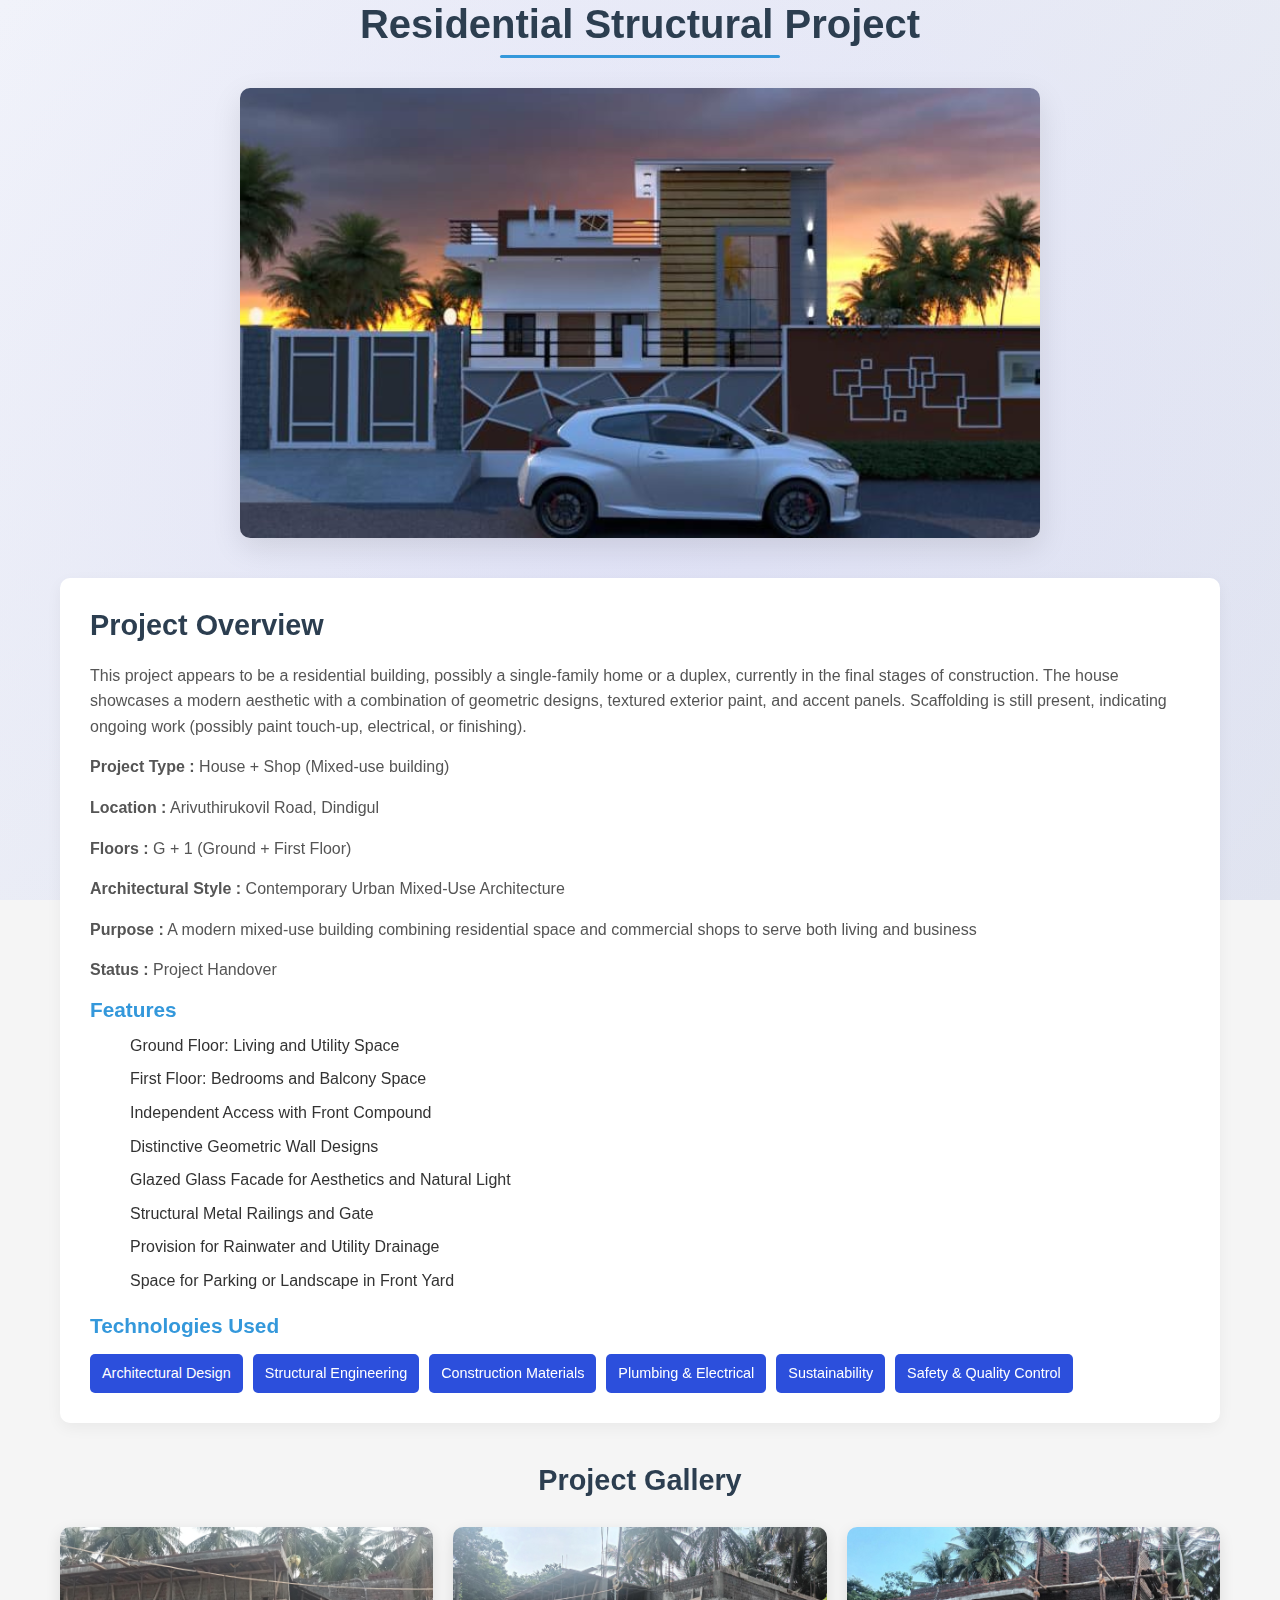
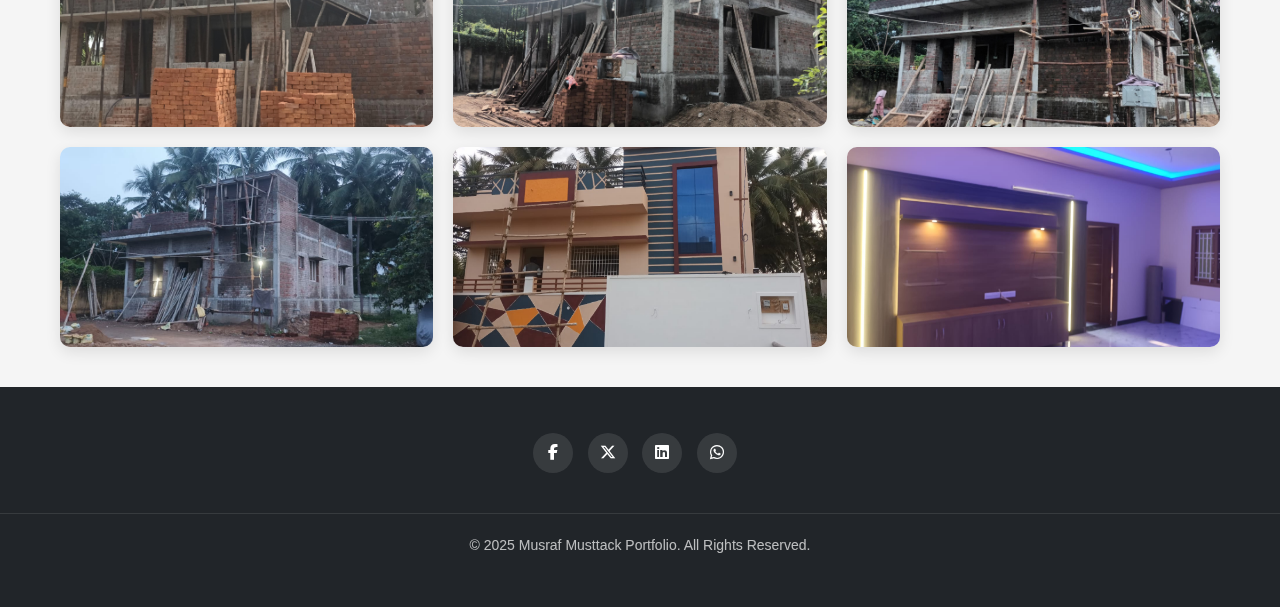
<file: Components/Pages/project4.html>
<!DOCTYPE html>
<html lang="en">
<head>
   <meta charset="UTF-8">
    <meta name="viewport" content="width=device-width, initial-scale=1.0">
    <title>Musraf Musttack Portfolio</title>
    <link rel="stylesheet" href="https://cdnjs.cloudflare.com/ajax/libs/font-awesome/6.4.2/css/all.min.css">

    <!-- Bootstrap CSS -->
    <link href="https://cdn.jsdelivr.net/npm/bootstrap@5.3.0/dist/css/bootstrap.min.css" rel="stylesheet">
    
    <!-- Font Awesome -->
    <link rel="stylesheet" href="https://cdnjs.cloudflare.com/ajax/libs/font-awesome/6.4.0/css/all.min.css">
    <!-- Google Fonts -->
    <link href="https://fonts.googleapis.com/css2?family=Poppins:wght@300;400;500;600;700&display=swap" rel="stylesheet">
    <link href="https://fonts.googleapis.com/css2?family=Cinzel+Decorative:wght@400;700;900&display=swap" rel="stylesheet">

    <!-- Custom CSS -->
    <link rel="stylesheet" href="../../asset/css/style.css">
</head>
<body>

    <div class="animated-bg">
        <!-- Star Background -->
<div class="star-bg">
    <div id="stars"></div>
    <div id="stars2"></div>
    <div id="stars3"></div>
</div>
    </div>
    
    <!-- Navigation -->
    
    <div class="container">
        <!-- Top Section -->
        <header class="top-section">
            <h1 class="title"> Residential Structural Project</h1>
            <div class="demo-container">
                <img src="../../asset/image/Projects/P4/Demo.jpeg" alt="Project Demo" class="demo-image">
            </div>
        </header>

        <!-- Center Section -->
        <main class="center-section">
            <div class="project-explanation">
                <h2>Project Overview</h2>
                <p>This project appears to be a residential building, possibly a single-family home or a duplex, currently in the final stages of construction. The house showcases a modern aesthetic with a combination of geometric designs, textured exterior paint, and accent panels. Scaffolding is still present, indicating ongoing work (possibly paint touch-up, electrical, or finishing).</p>

                <P><b>Project Type :</b> House + Shop (Mixed-use building)</P>

                <p><b>Location :</b> Arivuthirukovil Road, Dindigul</p>

                <p><b>Floors :</b> G + 1 (Ground + First Floor)</p>

                <p><b>Architectural Style :</b> Contemporary Urban Mixed-Use Architecture</p>

                 <p><b>Purpose :</b> A modern mixed-use building combining residential space and commercial shops to serve both living and business </P>
                
                <p><b>Status :</b> Project Handover </P>
                
                <h3>Features</h3>
                <ul>
                    <li>Ground Floor: Living and Utility Space</li>
                    <li>First Floor: Bedrooms and Balcony Space</li>
                    <li>Independent Access with Front Compound</li>
                    <li>Distinctive Geometric Wall Designs</li>
                    <li>Glazed Glass Facade for Aesthetics and Natural Light</li>
                    <li>Structural Metal Railings and Gate</li>
                    <li>Provision for Rainwater and Utility Drainage</li>
                    <li>Space for Parking or Landscape in Front Yard</li>
                    
                </ul>
                
                <h3>Technologies Used</h3>
                <div class="tech-stack">
                    <span class="tech-item">
                        Architectural Design

                    <div class="hover-content">
                       <li>Contemporary façade with geometric pattern work for modern aesthetics</li>
                       <li>Integrated balcony and ventilation planning for natural airflow and light</li>
                    </div>
                    </span>

                    <span class="tech-item">
                        Structural Engineering

                    <div class="hover-content">
                       <li>RCC (Reinforced Cement Concrete) framework for durability and seismic stability</li>
                       <li>Load-bearing analysis for G+1 structure to support mixed functional zones</li>
                       
                    </div>
                    </span>

                    <span class="tech-item">
                        Construction Materials

                    <div class="hover-content">
                       <li>Use of weather-resistant exterior paints and finishes for low maintenance</li>
                       <li>High-strength concrete, TMT bars, and treated wood for structural longevity</li>
                       
                    </div>
                    </span>
                    
                    <span class="tech-item">
                        Plumbing & Electrical

                    <div class="hover-content">
                       <li>Concealed electrical wiring with external weatherproof meter provision</li>
                       <li>Underground plumbing with proper slope for efficient drainage and rainwater outlet</li>
                       
                    </div>
                    </span>
                    
                    
                   <span class="tech-item">
                        Sustainability

                    <div class="hover-content">
                       <li>Reflective blue glass to reduce indoor heat gain and enhance daylighting</li>
                       <li>Design promotes cross ventilation, reducing dependence on air conditioning</li>
                      
                    </div>
                    </span>

                <span class="tech-item">
                        Safety & Quality Control

                    <div class="hover-content">
                       <li>Steel grill protection on windows for enhanced residential security</li>
                       <li>Ongoing quality inspections during each construction phase for compliance and finish</li>
                       
                    </div>
                    </span>
 
                    
                </div>
            </div>
        </main>

        <!-- Bottom Section -->
        <section class="bottom-section">
            <h2>Project Gallery</h2>
            <div class="gallery">

                <div class="gallery-item">
                    <a href="../../asset/image/Projects/P4/4.jpeg">
                    <img src="../../asset/image/Projects/P4/4.jpeg" alt="Project Image 4" class="gallery-image">
                    </a>
                </div>

                  <div class="gallery-item">
                    <a href="../../asset/image/Projects/P4/3.jpeg">
                    <img src="../../asset/image/Projects/P4/3.jpeg" alt="Project Image 3" class="gallery-image">
                    </a>
                </div>

                

                <div class="gallery-item">
                    <a href="../../asset/image/Projects/P4/2.jpeg">
                    <img src="../../asset/image/Projects/P4/2.jpeg" alt="Project Image 2" class="gallery-image">
                    </a>
                </div>

              

                <div class="gallery-item">
                    <a href="../../asset/image/Projects/P4/1.jpeg">
                    <img src="../../asset/image/Projects/P4/1.jpeg" alt="Project Image 1" class="gallery-image">
                    </a>
                </div>

                

                <div class="gallery-item">
                    <a href="../../asset/image/Projects/P4/5.jpeg">
                    <img src="../../asset/image/Projects/P4/5.jpeg" alt="Project Image 5" class="gallery-image">
                    </a>
                </div>

                <div class="gallery-item">
                    <a href="../../asset/image/Projects/P4/6.jpeg">
                    <img src="../../asset/image/Projects/P4/6.jpeg" alt="Project Image 6" class="gallery-image">
                    </a>
                </div>
                
                
            </div>
        </section>

        <!-- Image Modal -->
        <div class="modal" id="imageModal">
            <span class="close-btn">&times;</span>
            <img class="modal-content" id="modalImage">
            <div class="caption" id="caption"></div>
        </div>
    </div>

           
     <!-- Footer -->
    <footer class="footer">
        <div class="container">
                <div class="social-links mt-3">
                        <a href="https://www.facebook.com/share/1J2qTGtDxB/"><i class="fab fa-facebook-f"></i></a>
                        <a href="https://x.com/musttack?t=wHFk_ZXkjwtDSmbGTnIBDQ&s=08"><i class="fab fa-x-twitter"></i></a>
                        <a href="https://www.linkedin.com/in/musraf-musttack-630997289"><i class="fab fa-linkedin"></i></a>
                        <a href="https://wa.me/916381972889" target="_blank"><i class="fab fa-whatsapp"></i></a>
                    </div>
                 <a href="#home" class="scroll-to-top"id="scrollToTopBtn">
                 <i class="fas fa-arrow-up"></i>
                 </a>
                </div>
         <div class="footer-bottom">
                <p>&copy; 2025 Musraf Musttack Portfolio. All Rights Reserved.</p>
            </div>
            
    </footer>
    
    <script src="../../asset/js/script.js"></script>
   
</body>
</html>
</file>
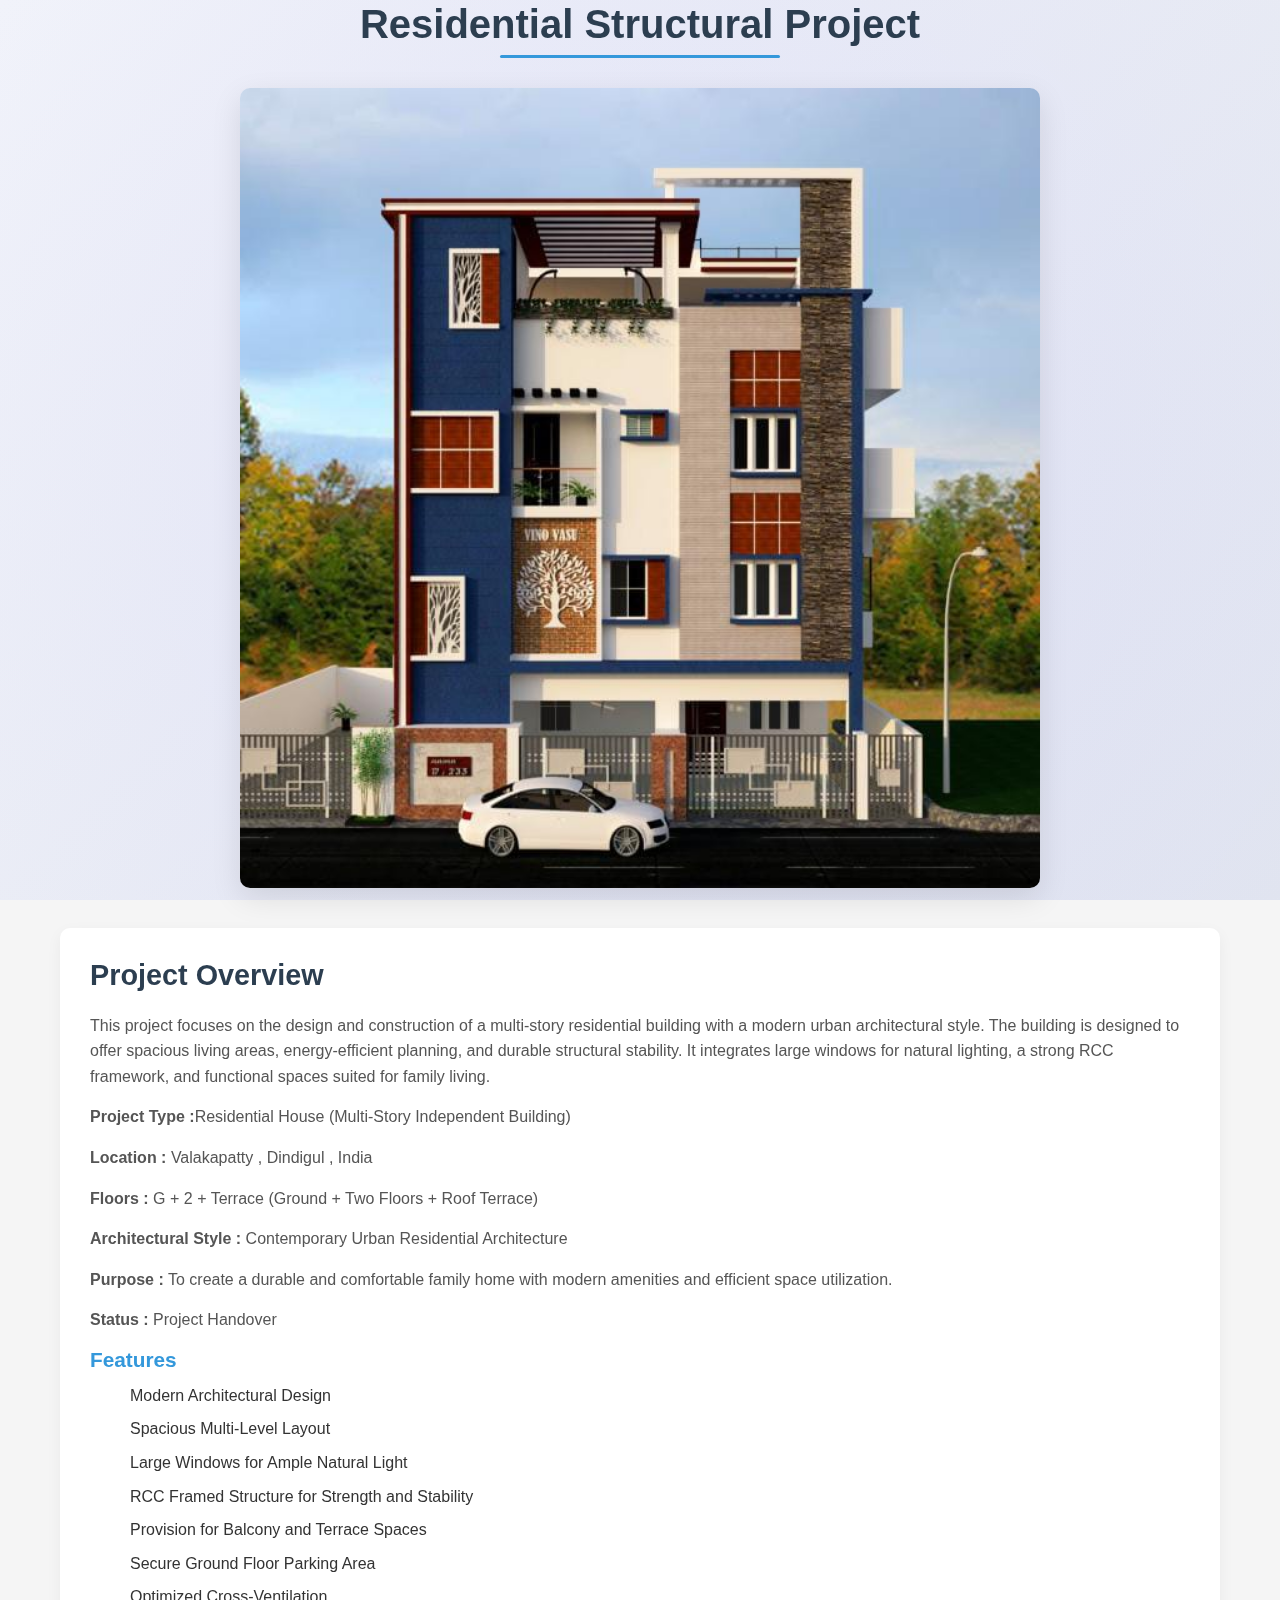
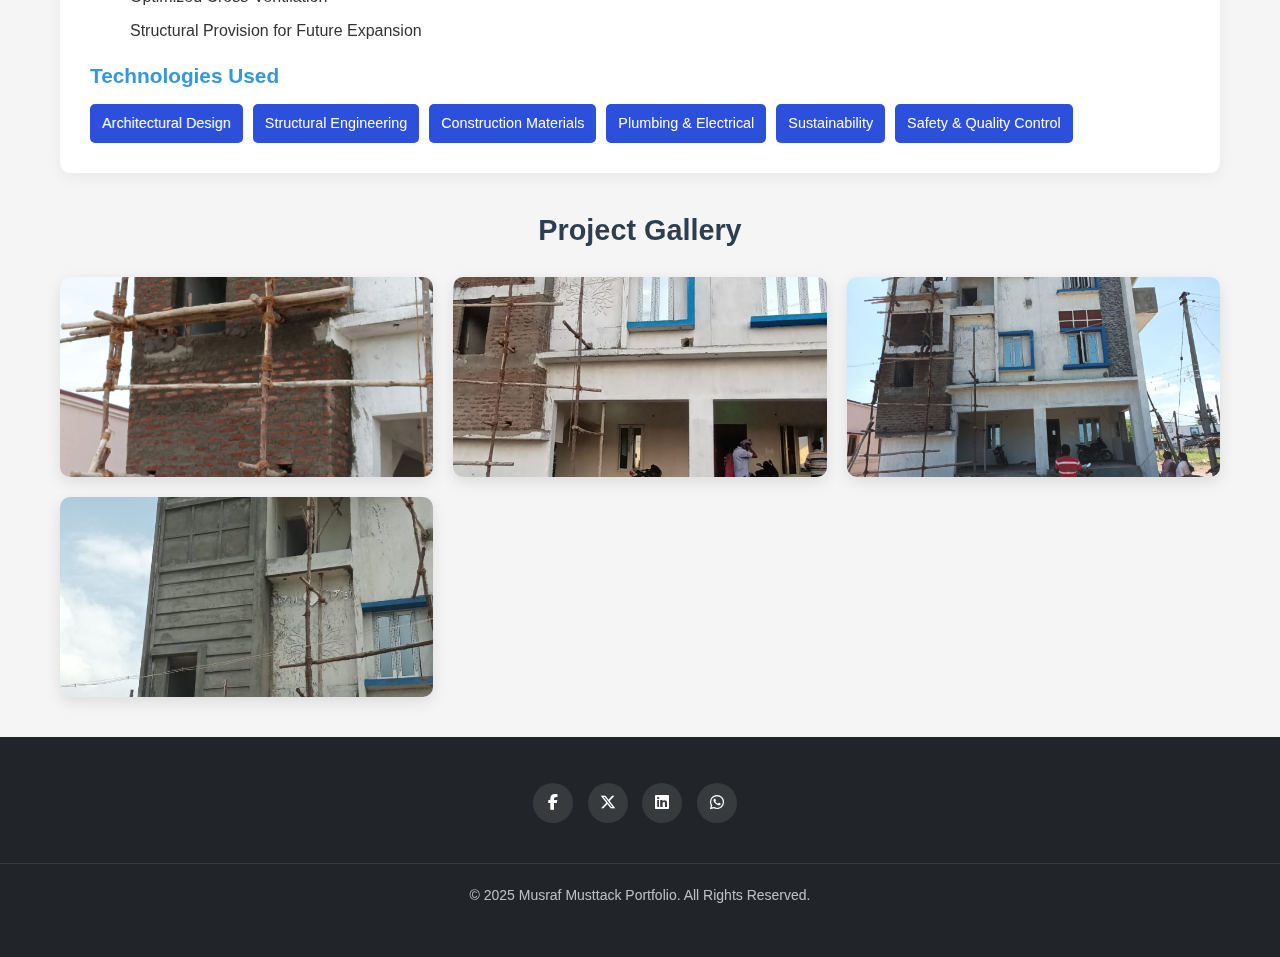
<file: Components/Pages/project5.html>
<!DOCTYPE html>
<html lang="en">
<head>
   <meta charset="UTF-8">
    <meta name="viewport" content="width=device-width, initial-scale=1.0">
    <title>Musraf Musttack Portfolio</title>
    <link rel="stylesheet" href="https://cdnjs.cloudflare.com/ajax/libs/font-awesome/6.4.2/css/all.min.css">

    <!-- Bootstrap CSS -->
    <link href="https://cdn.jsdelivr.net/npm/bootstrap@5.3.0/dist/css/bootstrap.min.css" rel="stylesheet">
    
    <!-- Font Awesome -->
    <link rel="stylesheet" href="https://cdnjs.cloudflare.com/ajax/libs/font-awesome/6.4.0/css/all.min.css">
    <!-- Google Fonts -->
    <link href="https://fonts.googleapis.com/css2?family=Poppins:wght@300;400;500;600;700&display=swap" rel="stylesheet">
    <link href="https://fonts.googleapis.com/css2?family=Cinzel+Decorative:wght@400;700;900&display=swap" rel="stylesheet">

    <!-- Custom CSS -->
    <link rel="stylesheet" href="../../asset/css/style.css">
</head>
<body>

    <div class="animated-bg">
        <!-- Star Background -->
<div class="star-bg">
    <div id="stars"></div>
    <div id="stars2"></div>
    <div id="stars3"></div>
</div>
    </div>
    
    <!-- Navigation -->
    
    <div class="container">
        <!-- Top Section -->
        <header class="top-section">
            <h1 class="title"> Residential Structural Project</h1>
            <div class="demo-container">
                <img src="../../asset/image/Projects/P5/Demo.jpeg" alt="Project Demo" class="demo-image">
            </div>
        </header>

        <!-- Center Section -->
        <main class="center-section">
            <div class="project-explanation">
                <h2>Project Overview</h2>
                <p>This project focuses on the design and construction of a multi-story residential building with a modern urban architectural style. The building is designed to offer spacious living areas, energy-efficient planning, and durable structural stability. It integrates large windows for natural lighting, a strong RCC framework, and functional spaces suited for family living.</p>

                <P><b>Project Type :</b>Residential House (Multi-Story Independent Building)</P>

                <p><b>Location :</b> Valakapatty , Dindigul , India</p>

                <p><b>Floors :</b> G + 2 + Terrace (Ground + Two Floors + Roof Terrace)</p>

                <p><b>Architectural Style :</b> Contemporary Urban Residential Architecture</p>

                 <p><b>Purpose :</b> To create a durable and comfortable family home with modern amenities and efficient space utilization. </P>
                
                <p><b>Status :</b> Project Handover </P>
                
                <h3>Features</h3>
                <ul>
                    <li>Modern Architectural Design</li>
                    <li>Spacious Multi-Level Layout</li>
                    <li>Large Windows for Ample Natural Light</li>
                    <li>RCC Framed Structure for Strength and Stability</li>
                    <li>Provision for Balcony and Terrace Spaces</li>
                    <li>Secure Ground Floor Parking Area</li>
                    <li>Optimized Cross-Ventilation</li>
                    <li>Structural Provision for Future Expansion</li>
                    
                </ul>
                
                <h3>Technologies Used</h3>
                <div class="tech-stack">
                    <span class="tech-item">
                        Architectural Design

                    <div class="hover-content">
                       <li>AutoCAD for accurate 2D floor planning.</li>
                       <li>SketchUp & 3ds Max for 3D modeling and elevation visualization.</li>
                    </div>
                    </span>

                    <span class="tech-item">
                        Structural Engineering

                    <div class="hover-content">
                       <li>RCC (Reinforced Cement Concrete) framed structure with beams, columns, and slabs.</li>
                       <li>M25 grade concrete with Fe500 TMT bars for durability and seismic safety.</li>
                       <li>Soil-tested foundation to ensure proper load-bearing capacity.</li>

                       
                    </div>
                    </span>

                    <span class="tech-item">
                        Construction Materials

                    <div class="hover-content">
                       <li>High-quality wire-cut bricks and M-sand mortar.</li>
                       <li>Weather-resistant exterior paints and durable wall finishes.</li>
                       <li>UPVC/Aluminium windows with safety grills and glass panels.</li>

                       
                    </div>
                    </span>
                    
                    <span class="tech-item">
                        Plumbing & Electrical

                    <div class="hover-content">
                       <li>Concealed modular wiring with MCB protection.</li>
                       <li>Concealed CPVC piping for water distribution and sanitation.</li>
                       <li>Provision for solar water heating and rainwater harvesting.</li>

                       
                    </div>
                    </span>
                    
                    
                   <span class="tech-item">
                        Sustainability

                    <div class="hover-content">
                       <li>Designed for maximum daylight and ventilation to reduce energy use.</li>
                       <li>Provision for rooftop water harvesting and terrace garden.</li>
                       <li>Energy-efficient lighting and future-ready electrical layout.</li>

                      
                    </div>
                    </span>

                <span class="tech-item">
                        Safety & Quality Control

                    <div class="hover-content">
                       <li>Steel grill protection on windows for enhanced residential security</li>
                       <li>Ongoing quality inspections during each construction phase for compliance and finish</li>
                       
                    </div>
                    </span>
 
                    
                </div>
            </div>
        </main>

        <!-- Bottom Section -->
        <section class="bottom-section">
            <h2>Project Gallery</h2>
            <div class="gallery">

                 <div class="gallery-item">
                    <a href="../../asset/image/Projects/P5/4.jpeg">
                    <img src="../../asset/image/Projects/P5/4.jpeg" alt="Project Image 4" class="gallery-image">
                    </a>
                </div>

                <div class="gallery-item">
                    <a href="../../asset/image/Projects/P5/1.jpeg">
                    <img src="../../asset/image/Projects/P5/1.jpeg" alt="Project Image 1" class="gallery-image">
                    </a>
                </div>

                      <div class="gallery-item">
                    <a href="../../asset/image/Projects/P5/3.jpeg">
                    <img src="../../asset/image/Projects/P5/3.jpeg" alt="Project Image 3" class="gallery-image">
                    </a>
                </div>

                <div class="gallery-item">
                    <a href="../../asset/image/Projects/P5/2.jpeg">
                    <img src="../../asset/image/Projects/P5/2.jpeg" alt="Project Image 2" class="gallery-image">
                    </a>
                </div>

          

               
                
                
            </div>
        </section>

        <!-- Image Modal -->
        <div class="modal" id="imageModal">
            <span class="close-btn">&times;</span>
            <img class="modal-content" id="modalImage">
            <div class="caption" id="caption"></div>
        </div>
    </div>

           
    <!-- Footer -->
    <footer class="footer">
        <div class="container">
                <div class="social-links mt-3">
                        <a href="https://www.facebook.com/share/1J2qTGtDxB/"><i class="fab fa-facebook-f"></i></a>
                        <a href="https://x.com/musttack?t=wHFk_ZXkjwtDSmbGTnIBDQ&s=08"><i class="fab fa-x-twitter"></i></a>
                        <a href="https://www.linkedin.com/in/musraf-musttack-630997289"><i class="fab fa-linkedin"></i></a>
                        <a href="https://wa.me/916381972889" target="_blank"><i class="fab fa-whatsapp"></i></a>
                    </div>
                 <a href="#home" class="scroll-to-top"id="scrollToTopBtn">
                 <i class="fas fa-arrow-up"></i>
                 </a>
                </div>
         <div class="footer-bottom">
                <p>&copy; 2025 Musraf Musttack Portfolio. All Rights Reserved.</p>
            </div>
            
    </footer>

    <script src="../../asset/js/script.js"></script>
   
</body>
</html>
</file>
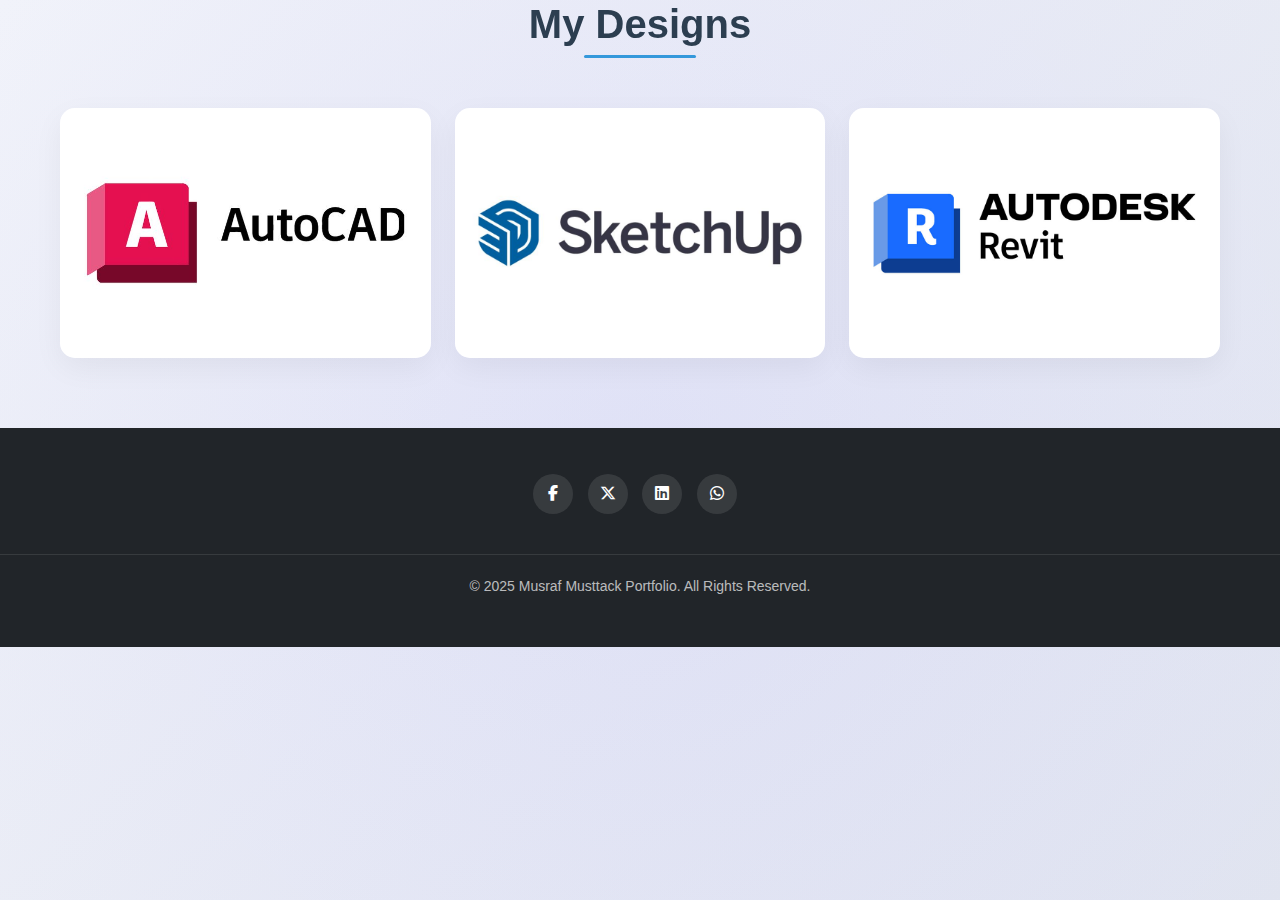
<file: Components/Pages/project6.html>
<!DOCTYPE html>
<html lang="en">
<head>
   <meta charset="UTF-8">
    <meta name="viewport" content="width=device-width, initial-scale=1.0">
    <title>Musraf Musttack Portfolio</title>
    <link rel="stylesheet" href="https://cdnjs.cloudflare.com/ajax/libs/font-awesome/6.4.2/css/all.min.css">

    <!-- Bootstrap CSS -->
    <link href="https://cdn.jsdelivr.net/npm/bootstrap@5.3.0/dist/css/bootstrap.min.css" rel="stylesheet">
    
    <!-- Font Awesome -->
    <link rel="stylesheet" href="https://cdnjs.cloudflare.com/ajax/libs/font-awesome/6.4.0/css/all.min.css">
    <!-- Google Fonts -->
    <link href="https://fonts.googleapis.com/css2?family=Poppins:wght@300;400;500;600;700&display=swap" rel="stylesheet">
    <link href="https://fonts.googleapis.com/css2?family=Cinzel+Decorative:wght@400;700;900&display=swap" rel="stylesheet">

    <!-- Custom CSS -->
    <link rel="stylesheet" href="../../asset/css/style.css">
</head>
<body>

    <div class="animated-bg">
        <!-- Star Background -->
<div class="star-bg">
    <div id="stars"></div>
    <div id="stars2"></div>
    <div id="stars3"></div>
</div>
    </div>
    
    <!-- Navigation -->
    
    <div class="container">
        <!-- Top Section -->
        <header class="top-section">
            <h1 class="title"> My Designs</h1>
            
        </header>

        <div class="row portfolio-grid">
                <div class="col-lg-4 col-md-6">
                    <div class="portfolio-item">
                        <img src="../../asset/image/Projects/P6/Autocad/logo2.jpg" alt="Project 1" class="img-fluid">
                        <div class="portfolio-overlay">
                            <h3>AutoCAD Designs </h3>
                            
                            <a href="autocad.html" class="portfolio-link"><i class="fas fa-external-link-alt"></i></a>
                        </div>
                    </div>
                </div>
                <div class="col-lg-4 col-md-6">
                    <div class="portfolio-item">
                        <img src="../../asset/image/Projects/P6/Sketchup/Demo.jpg" alt="Project 2" class="img-fluid">
                        <div class="portfolio-overlay">
                            <h3>SketchUp Designs </h3>
                            
                            <a href="sketch.html" class="portfolio-link"><i class="fas fa-external-link-alt"></i></a>
                        </div>
                    </div>
                </div>
                <div class="col-lg-4 col-md-6">
                    <div class="portfolio-item">
                        <img src="../../asset/image/Projects/P6/AutoDesk Revit/Demo.jpg" alt="Project 3" class="img-fluid">
                        <div class="portfolio-overlay">
                            <h3>  AutoDesk Revit Designs </h3>
                            <a href="revit.html" class="portfolio-link"><i class="fas fa-external-link-alt"></i></a>
                        </div>
                    </div>
                </div>
                
            </div>

       

       

        <!-- Image Modal -->
        <div class="modal" id="imageModal">
            <span class="close-btn">&times;</span>
            <img class="modal-content" id="modalImage">
            <div class="caption" id="caption"></div>
        </div>
    </div>

            <!-- <section class="bottom-video">
            <h2>Project Videos</h2>
            <div class="video-container">
            <video width="600" controls>
              <source src="./image/Projects/P2/WhatsApp Video 2025-07-27 at 8.30.45 PM.mp4" type="video/mp4">
                <source src="video.webm" type="video/webm">
                   Your browser does not support the video tag.
                </video>
            </div>
           </section> -->
            
            <!-- Footer -->
    <footer class="footer">
        <div class="container">
                <div class="social-links mt-3">
                        <a href="https://www.facebook.com/share/1J2qTGtDxB/"><i class="fab fa-facebook-f"></i></a>
                        <a href="https://x.com/musttack?t=wHFk_ZXkjwtDSmbGTnIBDQ&s=08"><i class="fab fa-x-twitter"></i></a>
                        <a href="https://www.linkedin.com/in/musraf-musttack-630997289"><i class="fab fa-linkedin"></i></a>
                        <a href="https://wa.me/916381972889" target="_blank"><i class="fab fa-whatsapp"></i></a>
                    </div>
                 <a href="#home" class="scroll-to-top"id="scrollToTopBtn">
                 <i class="fas fa-arrow-up"></i>
                 </a>
                </div>
         <div class="footer-bottom">
                <p>&copy; 2025 Musraf Musttack Portfolio. All Rights Reserved.</p>
            </div>
            
    </footer>
    
    <script src="../../asset/js/script.js"></script>
   
</body>
</html>
</file>
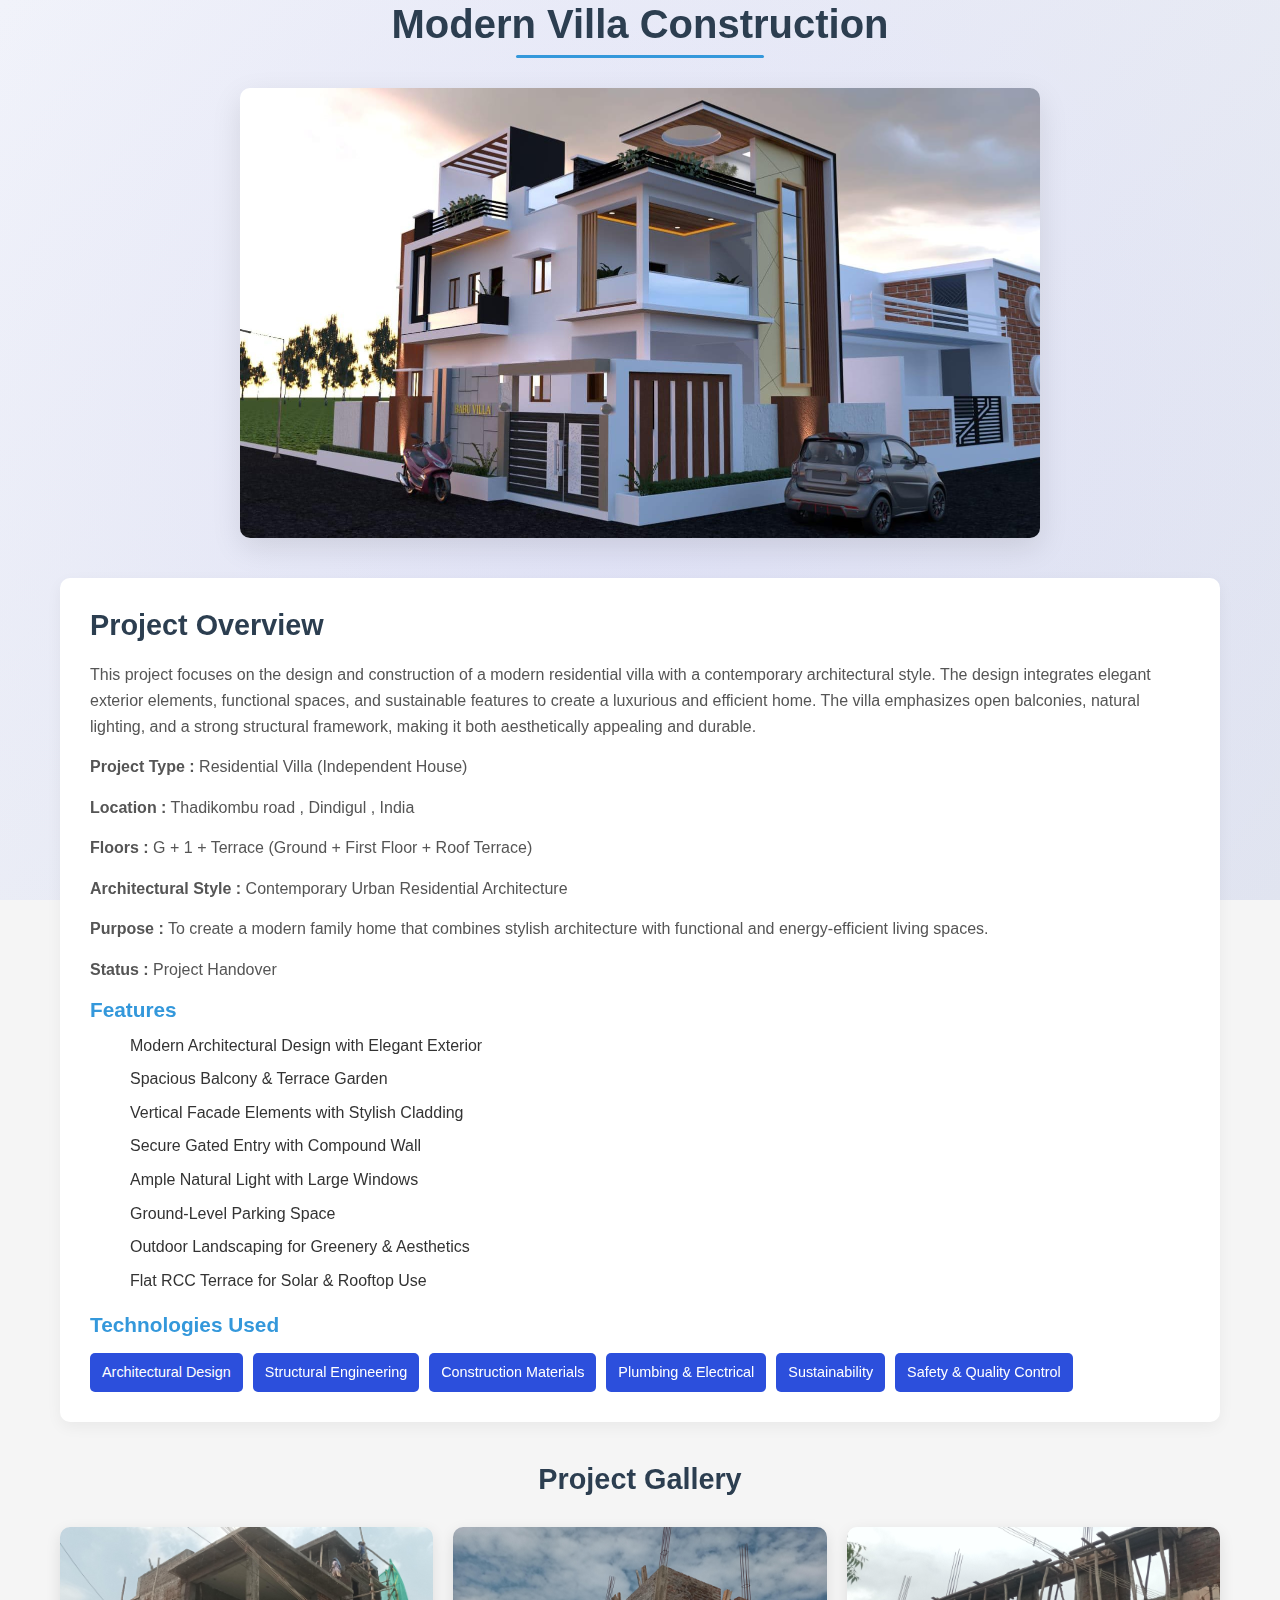
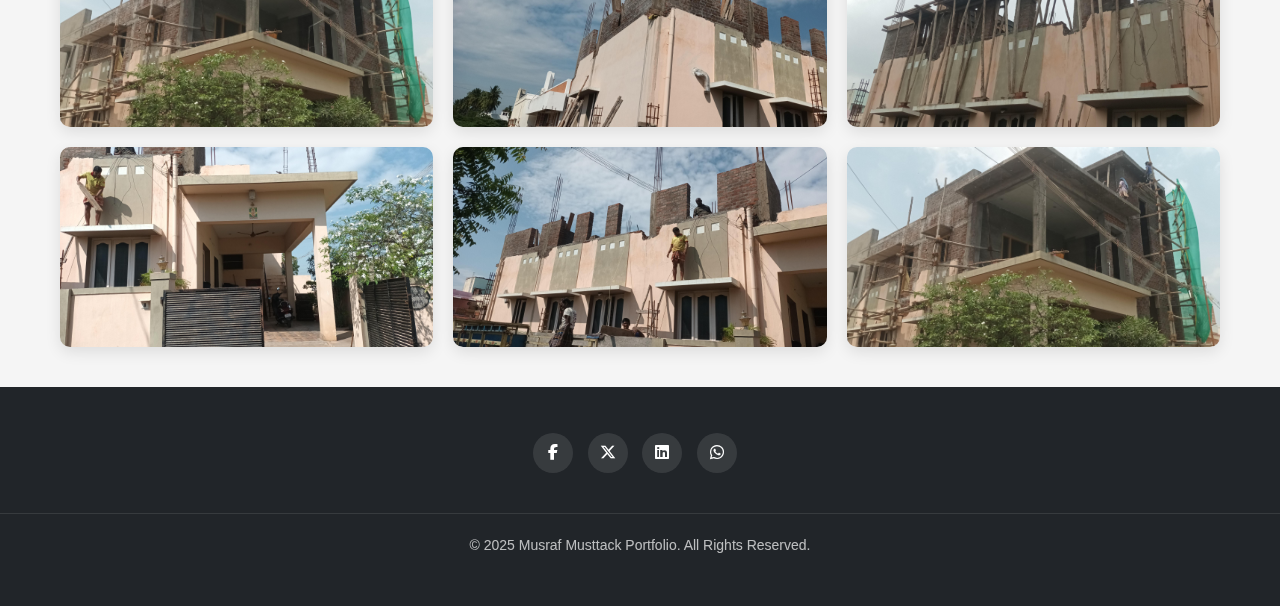
<file: Components/Pages/project7.html>
<!DOCTYPE html>
<html lang="en">
<head>
   <meta charset="UTF-8">
    <meta name="viewport" content="width=device-width, initial-scale=1.0">
    <title>Musraf Musttack Portfolio</title>
    <link rel="stylesheet" href="https://cdnjs.cloudflare.com/ajax/libs/font-awesome/6.4.2/css/all.min.css">

    <!-- Bootstrap CSS -->
    <link href="https://cdn.jsdelivr.net/npm/bootstrap@5.3.0/dist/css/bootstrap.min.css" rel="stylesheet">
    
    <!-- Font Awesome -->
    <link rel="stylesheet" href="https://cdnjs.cloudflare.com/ajax/libs/font-awesome/6.4.0/css/all.min.css">
    <!-- Google Fonts -->
    <link href="https://fonts.googleapis.com/css2?family=Poppins:wght@300;400;500;600;700&display=swap" rel="stylesheet">
    <link href="https://fonts.googleapis.com/css2?family=Cinzel+Decorative:wght@400;700;900&display=swap" rel="stylesheet">

    <!-- Custom CSS -->
    <link rel="stylesheet" href="../../asset/css/style.css">
</head>
<body>

    <div class="animated-bg">
        <!-- Star Background -->
<div class="star-bg">
    <div id="stars"></div>
    <div id="stars2"></div>
    <div id="stars3"></div>
</div>
    </div>
    
    <!-- Navigation -->
    
    <div class="container">
        <!-- Top Section -->
        <header class="top-section">
            <h1 class="title"> Modern Villa Construction</h1>
            <div class="demo-container">
                <img src="../../asset/image/Projects/P7/Demo.jpeg" alt="Project Demo" class="demo-image">
            </div>
        </header>

        <!-- Center Section -->
        <main class="center-section">
            <div class="project-explanation">
                <h2>Project Overview</h2>
                <p>This project focuses on the design and construction of a modern residential villa with a contemporary architectural style. The design integrates elegant exterior elements, functional spaces, and sustainable features to create a luxurious and efficient home. The villa emphasizes open balconies, natural lighting, and a strong structural framework, making it both aesthetically appealing and durable.</p>

                <P><b>Project Type :</b> Residential Villa (Independent House)</P>

                <p><b>Location :</b> Thadikombu road ,  Dindigul , India </p>

                <p><b>Floors :</b> G + 1 + Terrace (Ground + First Floor + Roof Terrace)</p>

                <p><b>Architectural Style :</b> Contemporary Urban Residential Architecture</p>

                 <p><b>Purpose :</b>  To create a modern family home that combines stylish architecture with functional and energy-efficient living spaces. </P>
                
                <p><b>Status :</b> Project Handover </P>
                
                <h3>Features</h3>
                <ul>
                    <li>Modern Architectural Design with Elegant Exterior </li>
                    <li>Spacious Balcony & Terrace Garden</li>
                    <li>Vertical Facade Elements with Stylish Cladding</li>
                    <li>Secure Gated Entry with Compound Wall</li>
                    <li>Ample Natural Light with Large Windows </li>
                    <li>Ground-Level Parking Space</li>
                    <li>Outdoor Landscaping for Greenery & Aesthetics</li>
                    <li>Flat RCC Terrace for Solar & Rooftop Use</li>
                </ul>
                
                <h3>Technologies Used</h3>
                <div class="tech-stack">
                    <span class="tech-item">
                        Architectural Design
                    <div class="hover-content">
                       <li>AutoCAD for accurate 2D planning and layout drawings.</li>
                       <li>SketchUp & 3ds Max for 3D modeling and realistic elevation rendering.</li>
                    </div>
                    </span>

                    <span class="tech-item">
                        Structural Engineering
                    <div class="hover-content">
                       <li>RCC (Reinforced Cement Concrete) framed structure with columns, beams & slabs.</li>
                       <li>M25 grade concrete combined with Fe500 TMT bars for strength and durability.</li>
                       <li>Soil-tested foundation for enhanced load-bearing capacity.</li>
                    </div>
                    </span>

                    <span class="tech-item">
                        Construction Materials
                    <div class="hover-content">
                       <li>High-quality wire-cut bricks and M-sand mortar.</li>
                       <li>Weather-resistant paints & textured finishes.</li>
                       <li>Glass balcony railings with UPVC/Aluminium windows.</li>
                    </div>
                    </span>
                    
                    <span class="tech-item">
                        Plumbing & Electrical
                    <div class="hover-content">
                       <li>Concealed wiring with modular switches & MCB safety system.</li>
                       <li>Concealed piping with high-grade CPVC/UPVC materials.</li>
                       <li>Provision for rainwater harvesting & solar water heating.</li>
                    </div>
                    </span>
                    
                    
                    
                   <span class="tech-item">
                        Sustainability
                    <div class="hover-content">
                       <li>Energy-efficient LED lighting and cross-ventilation planning.</li>
                       <li>Rainwater harvesting and terrace garden for thermal control.</li>
                       <li>Use of natural daylight to minimize energy consumption.</li>
                    </div>
                    </span>

                <span class="tech-item">
                        Safety & Quality Control
                    <div class="hover-content">
                       <li>IS code standards for all construction processes.</li>
                       <li>Site-level quality checks for concrete curing and material strength.</li>
                    </div>
                    </span>
 
                    
                </div>
            </div>
        </main>

        <!-- Bottom Section -->
        <section class="bottom-section">
            <h2>Project Gallery</h2>
            <div class="gallery">

                <div class="gallery-item">
                    <a href="../../asset/image/Projects/P7/1.jpeg">
                    <img src="../../asset/image/Projects/P7/1.jpeg" alt="Project Image 1" class="gallery-image">
                    </a>
                </div>

                <div class="gallery-item">
                    <a href="../../asset/image/Projects/P7/2.jpeg">
                    <img src="../../asset/image/Projects/P7/2.jpeg" alt="Project Image 2" class="gallery-image">
                    </a>
                </div>

                <div class="gallery-item">
                    <a href="../../asset/image/Projects/P7/3.jpeg">
                    <img src="../../asset/image/Projects/P7/3.jpeg" alt="Project Image 3" class="gallery-image">
                    </a>
                </div>

                <div class="gallery-item">
                    <a href="../../asset/image/Projects/P7/4.jpeg">
                    <img src="../../asset/image/Projects/P7/4.jpeg" alt="Project Image 4" class="gallery-image">
                    </a>
                </div>

                <div class="gallery-item">
                    <a href="../../asset/image/Projects/P7/5.jpeg">
                    <img src="../../asset/image/Projects/P7/5.jpeg" alt="Project Image 5" class="gallery-image">
                    </a>
                </div>

                <div class="gallery-item">
                    <a href="../../asset/image/Projects/P7/1.jpeg">
                    <img src="../../asset/image/Projects/P7/1.jpeg" alt="Project Image 6" class="gallery-image">
                    </a>
                </div>
                
            </div>
        </section>

        <!-- Image Modal -->
        <div class="modal" id="imageModal">
            <span class="close-btn">&times;</span>
            <img class="modal-content" id="modalImage">
            <div class="caption" id="caption"></div>
        </div>
    </div>

            <!-- <section class="bottom-video">
            <h2>Project Videos</h2>
            <div class="video-container">
            <video width="600" controls>
              <source src="./image/Projects/P2/WhatsApp Video 2025-07-27 at 8.30.45 PM.mp4" type="video/mp4">
                <source src="video.webm" type="video/webm">
                   Your browser does not support the video tag.
                </video>
            </div>
           </section> -->
            
            <!-- Footer -->
    <footer class="footer">
        <div class="container">
                <div class="social-links mt-3">
                        <a href="https://www.facebook.com/share/1J2qTGtDxB/"><i class="fab fa-facebook-f"></i></a>
                        <a href="https://x.com/musttack?t=wHFk_ZXkjwtDSmbGTnIBDQ&s=08"><i class="fab fa-x-twitter"></i></a>
                        <a href="https://www.linkedin.com/in/musraf-musttack-630997289"><i class="fab fa-linkedin"></i></a>
                        <a href="https://wa.me/916381972889" target="_blank"><i class="fab fa-whatsapp"></i></a>
                    </div>
                 <a href="#home" class="scroll-to-top"id="scrollToTopBtn">
                 <i class="fas fa-arrow-up"></i>
                 </a>
                </div>
         <div class="footer-bottom">
                <p>&copy; 2025 Musraf Musttack Portfolio. All Rights Reserved.</p>
            </div>
            
    </footer>
    
    <script src="../../asset/js/script.js"></script>
   
</body>
</html>
</file>
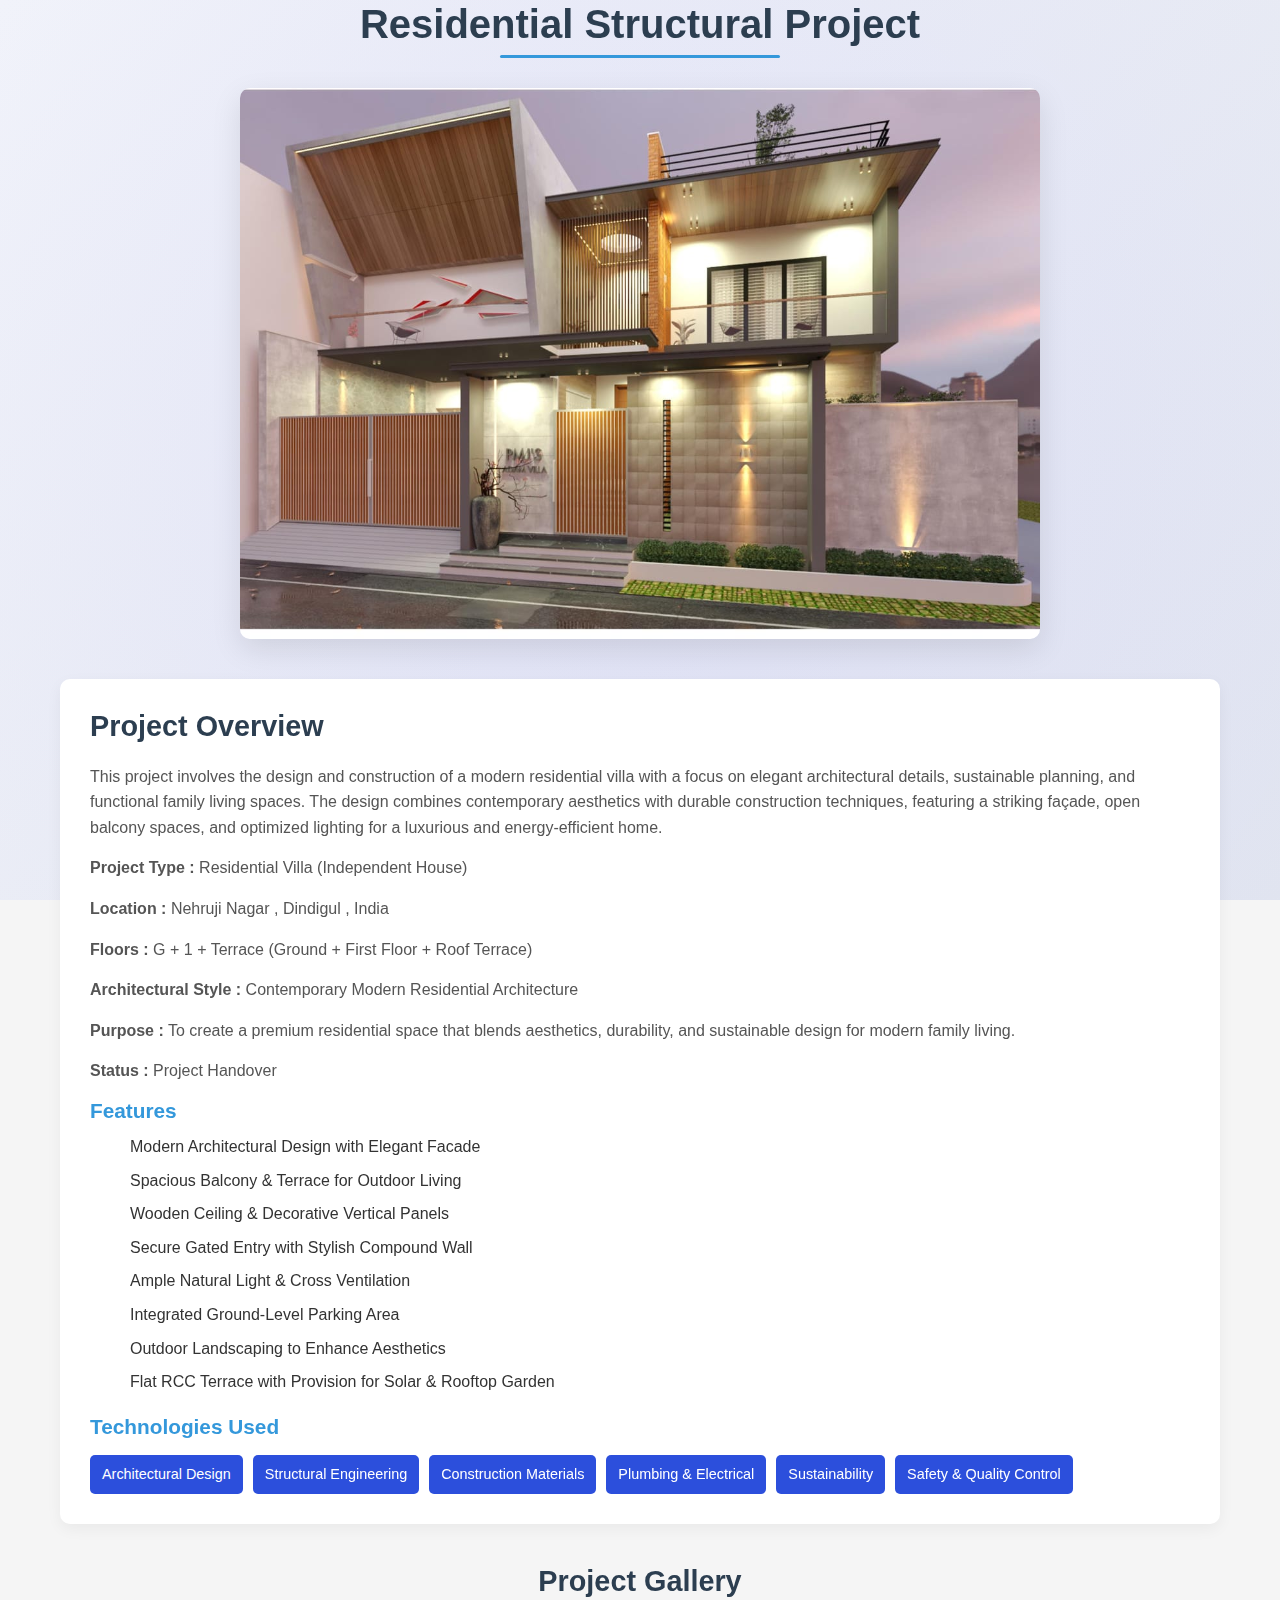
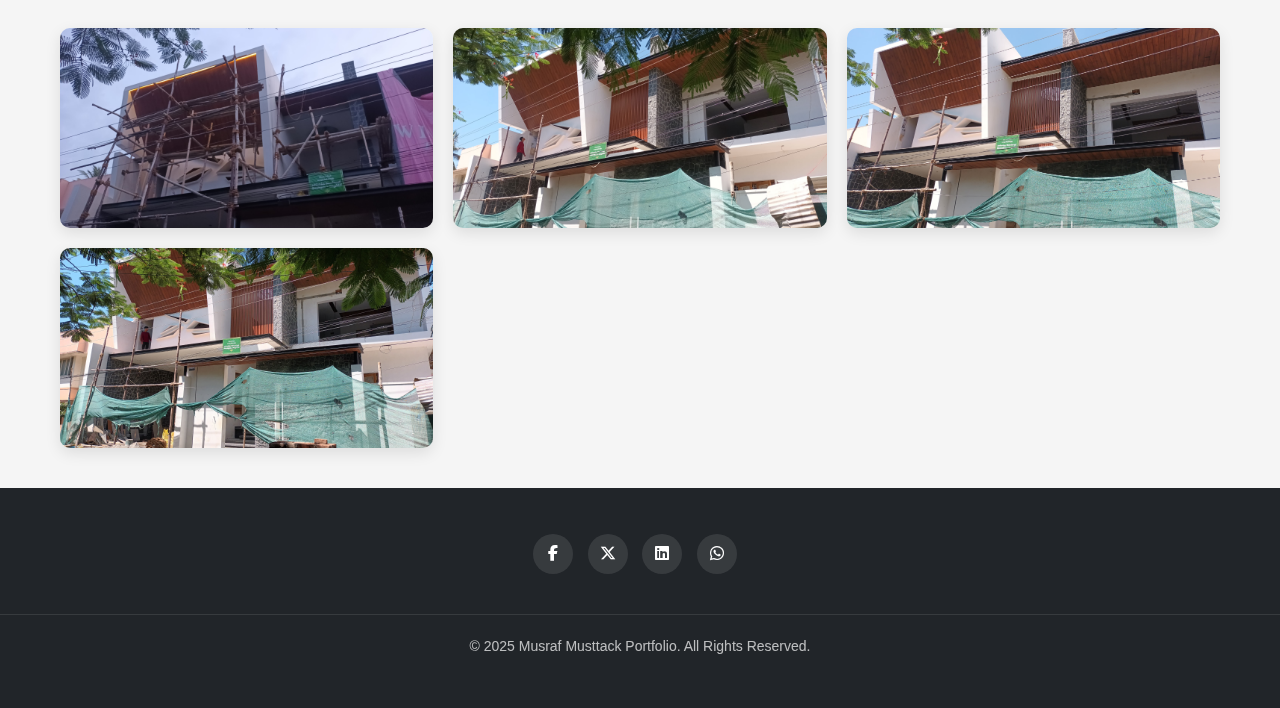
<file: Components/Pages/project8.html>
<!DOCTYPE html>
<html lang="en">
<head>
   <meta charset="UTF-8">
    <meta name="viewport" content="width=device-width, initial-scale=1.0">
    <title>Musraf Musttack Portfolio</title>
    <link rel="stylesheet" href="https://cdnjs.cloudflare.com/ajax/libs/font-awesome/6.4.2/css/all.min.css">

    <!-- Bootstrap CSS -->
    <link href="https://cdn.jsdelivr.net/npm/bootstrap@5.3.0/dist/css/bootstrap.min.css" rel="stylesheet">
    
    <!-- Font Awesome -->
    <link rel="stylesheet" href="https://cdnjs.cloudflare.com/ajax/libs/font-awesome/6.4.0/css/all.min.css">
    <!-- Google Fonts -->
    <link href="https://fonts.googleapis.com/css2?family=Poppins:wght@300;400;500;600;700&display=swap" rel="stylesheet">
    <link href="https://fonts.googleapis.com/css2?family=Cinzel+Decorative:wght@400;700;900&display=swap" rel="stylesheet">

    <!-- Custom CSS -->
    <link rel="stylesheet" href="../../asset/css/style.css">
</head>
<body>

    <div class="animated-bg">
        <!-- Star Background -->
<div class="star-bg">
    <div id="stars"></div>
    <div id="stars2"></div>
    <div id="stars3"></div>
</div>
    </div>
    
    <!-- Navigation -->
    
    <div class="container">
        <!-- Top Section -->
        <header class="top-section">
            <h1 class="title"> Residential Structural Project</h1>
            <div class="demo-container">
                <img src="../../asset/image/Projects/P8/Demo.jpeg" alt="Project Demo" class="demo-image">
            </div>
        </header>

        <!-- Center Section -->
        <main class="center-section">
            <div class="project-explanation">
                <h2>Project Overview</h2>
                <p>This project involves the design and construction of a modern residential villa with a focus on elegant architectural details, sustainable planning, and functional family living spaces. The design combines contemporary aesthetics with durable construction techniques, featuring a striking façade, open balcony spaces, and optimized lighting for a luxurious and energy-efficient home.</p>

                <P><b>Project Type :</b> Residential Villa (Independent House)</P>

                <p><b>Location :</b> Nehruji Nagar , Dindigul , India</p>

                <p><b>Floors :</b> G + 1 + Terrace (Ground + First Floor + Roof Terrace)</p>

                <p><b>Architectural Style :</b> Contemporary Modern Residential Architecture</p>

                 <p><b>Purpose :</b> To create a premium residential space that blends aesthetics, durability, and sustainable design for modern family living. </P>
                
                <p><b>Status :</b> Project Handover </P>
                
                <h3>Features</h3>
                <ul>
                    <li>Modern Architectural Design with Elegant Facade</li>
                    <li>Spacious Balcony & Terrace for Outdoor Living</li>
                    <li>Wooden Ceiling & Decorative Vertical Panels</li>
                    <li>Secure Gated Entry with Stylish Compound Wall</li>
                    <li>Ample Natural Light & Cross Ventilation</li>
                    <li>Integrated Ground-Level Parking Area</li>
                    <li>Outdoor Landscaping to Enhance Aesthetics</li>
                    <li>Flat RCC Terrace with Provision for Solar & Rooftop Garden</li>
                    
                </ul>
                
                <h3>Technologies Used</h3>
                <div class="tech-stack">
                    <span class="tech-item">
                        Architectural Design

                    <div class="hover-content">
                       <li>AutoCAD for detailed 2D planning and layouts.</li>
                       <li>SketchUp & 3ds Max for realistic 3D rendering and elevation design.</li>
                    </div>
                    </span>

                    <span class="tech-item">
                        Structural Engineering

                    <div class="hover-content">
                       <li>RCC (Reinforced Cement Concrete) framed structure with beams, columns, and slabs.</li>
                       <li>M25 grade concrete with Fe500 TMT reinforcement for strength and seismic safety.</li>
                       <li>Soil-tested foundation for structural stability.</li>

                       
                    </div>
                    </span>

                    <span class="tech-item">
                        Construction Materials

                    <div class="hover-content">
                       <li>High-quality wire-cut bricks and M-sand mortar.</li>
                       <li>Weather-resistant paints and wooden-textured finishes.</li>
                       <li>Glass balcony railings & UPVC/Aluminium windows for durability.</li>

                       
                    </div>
                    </span>
                    
                    <span class="tech-item">
                        Plumbing & Electrical

                    <div class="hover-content">
                       <li>Concealed modular wiring with MCBs for safety.</li>
                       <li>Concealed CPVC piping for water distribution and sanitation.</li>
                       <li>Provision for rainwater harvesting and solar power integration.</li>

                       
                    </div>
                    </span>
                    
                    
                   <span class="tech-item">
                        Sustainability

                    <div class="hover-content">
                       <li>Optimized natural daylight to minimize energy consumption.</li>
                       <li>Terrace garden provision for thermal comfort and eco-friendly living.</li>
                       <li>Energy-efficient lighting and cross-ventilation design.</li>

                      
                    </div>
                    </span>

                <span class="tech-item">
                        Safety & Quality Control

                    <div class="hover-content">
                       <li>Steel grill protection on windows for enhanced residential security</li>
                       <li>Ongoing quality inspections during each construction phase for compliance and finish</li>
                       
                    </div>
                    </span>
 
                    
                </div>
            </div>
        </main>

        <!-- Bottom Section -->
        <section class="bottom-section">
            <h2>Project Gallery</h2>
            <div class="gallery">

                 

                <div class="gallery-item">
                    <a href="../../asset/image/Projects/P8/1.jpeg">
                    <img src="../../asset/image/Projects/P8/1.jpeg" alt="Project Image 1" class="gallery-image">
                    </a>
                </div>

                      <div class="gallery-item">
                    <a href="../../asset/image/Projects/P8/3.jpeg">
                    <img src="../../asset/image/Projects/P8/3.jpeg" alt="Project Image 3" class="gallery-image">
                    </a>
                </div>

                <div class="gallery-item">
                    <a href="../../asset/image/Projects/P8/2.jpeg">
                    <img src="../../asset/image/Projects/P8/2.jpeg" alt="Project Image 2" class="gallery-image">
                    </a>
                </div>

                <div class="gallery-item">
                    <a href="../../asset/image/Projects/P8/4.jpeg">
                    <img src="../../asset/image/Projects/P8/4.jpeg" alt="Project Image 4" class="gallery-image">
                    </a>
                </div>

          

               
                
                
            </div>
        </section>

        <!-- Image Modal -->
        <div class="modal" id="imageModal">
            <span class="close-btn">&times;</span>
            <img class="modal-content" id="modalImage">
            <div class="caption" id="caption"></div>
        </div>
    </div>

           
    <!-- Footer -->
    <footer class="footer">
        <div class="container">
                <div class="social-links mt-3">
                        <a href="https://www.facebook.com/share/1J2qTGtDxB/"><i class="fab fa-facebook-f"></i></a>
                        <a href="https://x.com/musttack?t=wHFk_ZXkjwtDSmbGTnIBDQ&s=08"><i class="fab fa-x-twitter"></i></a>
                        <a href="https://www.linkedin.com/in/musraf-musttack-630997289"><i class="fab fa-linkedin"></i></a>
                        <a href="https://wa.me/916381972889" target="_blank"><i class="fab fa-whatsapp"></i></a>
                    </div>
                 <a href="#home" class="scroll-to-top"id="scrollToTopBtn">
                 <i class="fas fa-arrow-up"></i>
                 </a>
                </div>
         <div class="footer-bottom">
                <p>&copy; 2025 Musraf Musttack Portfolio. All Rights Reserved.</p>
            </div>
            
    </footer>

    <script src="../../asset/js/script.js"></script>
   
</body>
</html>
</file>
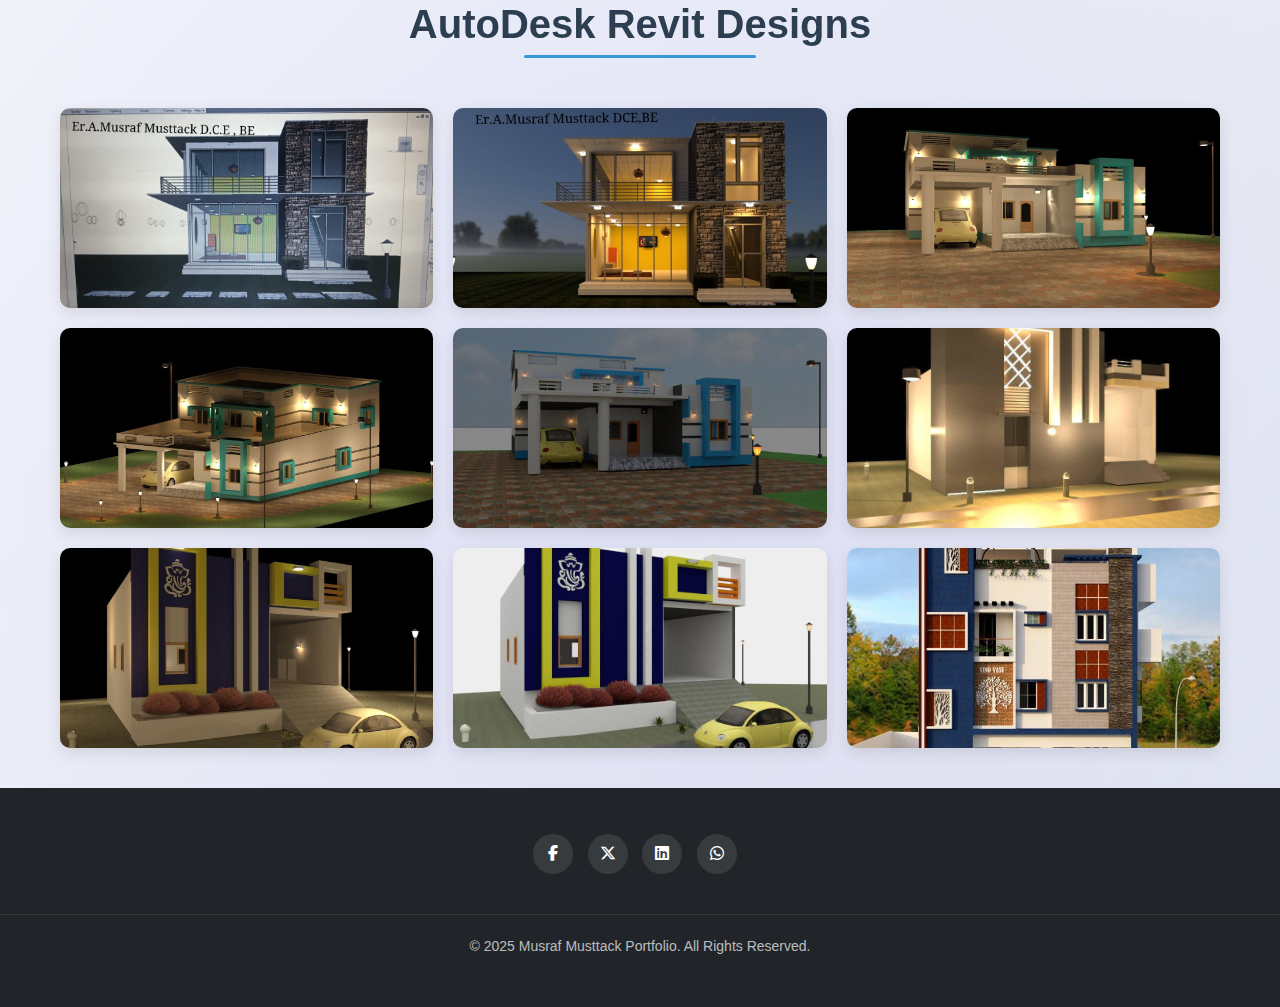
<file: Components/Pages/revit.html>
<!DOCTYPE html>
<html lang="en">
<head>
   <meta charset="UTF-8">
    <meta name="viewport" content="width=device-width, initial-scale=1.0">
    <title>Musraf Musttack Portfolio</title>
    <link rel="stylesheet" href="https://cdnjs.cloudflare.com/ajax/libs/font-awesome/6.4.2/css/all.min.css">

    <!-- Bootstrap CSS -->
    <link href="https://cdn.jsdelivr.net/npm/bootstrap@5.3.0/dist/css/bootstrap.min.css" rel="stylesheet">
    <!-- Font Awesome -->
    <link rel="stylesheet" href="https://cdnjs.cloudflare.com/ajax/libs/font-awesome/6.4.0/css/all.min.css">
    <link rel="stylesheet" href="https://cdnjs.cloudflare.com/ajax/libs/font-awesome/6.4.0/css/all.min.css">
    <!-- Google Fonts -->
    <link href="https://fonts.googleapis.com/css2?family=Poppins:wght@300;400;500;600;700&display=swap" rel="stylesheet">
    <link href="https://fonts.googleapis.com/css2?family=Cinzel+Decorative:wght@400;700;900&display=swap" rel="stylesheet">

    <!-- Custom CSS -->
    <link rel="stylesheet" href="../../asset/css/style.css">
</head>
<body>

    <div class="animated-bg">
        <!-- Star Background -->
<div class="star-bg">
    <div id="stars"></div>
    <div id="stars2"></div>
    <div id="stars3"></div>
</div>
    </div>
    
    <!-- Navigation -->
    
    <div class="container">
        <!-- Top Section -->
        <header class="top-section">
            <h1 class="title"> AutoDesk Revit Designs </h1>
            
        </header>

        <!-- Center Section -->
       

        <!-- Bottom Section -->
        <section class="bottom-section">
            
            <div class="gallery">

                <div class="gallery-item">
                    <a href="../../asset/image/Projects/P6/AutoDesk Revit/9.jpeg">
                    <img src="../../asset/image/Projects/P6/AutoDesk Revit/9.jpeg" alt="Project Image 1" class="gallery-image">
                    </a>
                </div>

                <div class="gallery-item">
                    <a href="../../asset/image/Projects/P6/AutoDesk Revit/1.jpeg">
                    <img src="../../asset/image/Projects/P6/AutoDesk Revit/1.jpeg" alt="Project Image 2" class="gallery-image">
                    </a>
                </div>

                <div class="gallery-item">
                    <a href="../../asset/image/Projects/P6/AutoDesk Revit/2.jpeg">
                    <img src="../../asset/image/Projects/P6/AutoDesk Revit/2.jpeg" alt="Project Image 3" class="gallery-image">
                    </a>
                </div>

                <div class="gallery-item">
                    <a href="../../asset/image/Projects/P6/AutoDesk Revit/3.jpeg">
                    <img src="../../asset/image/Projects/P6/AutoDesk Revit/3.jpeg" alt="Project Image 4" class="gallery-image">
                    </a>
                </div>

                <div class="gallery-item">
                    <a href="../../asset/image/Projects/P6/AutoDesk Revit/4.jpeg">
                    <img src="../../asset/image/Projects/P6/AutoDesk Revit/4.jpeg" alt="Project Image 5" class="gallery-image">
                    </a>
                </div>

                <div class="gallery-item">
                    <a href="../../asset/image/Projects/P6/AutoDesk Revit/6.jpeg">
                    <img src="../../asset/image/Projects/P6/AutoDesk Revit/6.jpeg" alt="Project Image 6" class="gallery-image">
                    </a>
                </div>

                <div class="gallery-item">
                    <a href="../../asset/image/Projects/P6/AutoDesk Revit/5.jpeg">
                    <img src="../../asset/image/Projects/P6/AutoDesk Revit/5.jpeg" alt="Project Image 7" class="gallery-image">
                    </a>
                </div>

                <div class="gallery-item">
                    <a href="../../asset/image/Projects/P6/AutoDesk Revit/8.jpeg">
                    <img src="../../asset/image/Projects/P6/AutoDesk Revit/8.jpeg" alt="Project Image 8" class="gallery-image">
                    </a>
                </div>

                <div class="gallery-item">
                    <a href="../../asset/image/Projects/P6/AutoDesk Revit/7.jpeg">
                    <img src="../../asset/image/Projects/P6/AutoDesk Revit/7.jpeg" alt="Project Image 9" class="gallery-image">
                    </a>
                </div>
               
            </div>
        </section>

        <!-- Image Modal -->
        <div class="modal" id="imageModal">
            <span class="close-btn">&times;</span>
            <img class="modal-content" id="modalImage">
            <div class="caption" id="caption"></div>
        </div>
    </div>

           
     <!-- Footer -->
    <footer class="footer">
        <div class="container">
                <div class="social-links mt-3">
                        <a href="https://www.facebook.com/share/1J2qTGtDxB/"><i class="fab fa-facebook-f"></i></a>
                        <a href="https://x.com/musttack?t=wHFk_ZXkjwtDSmbGTnIBDQ&s=08"><i class="fab fa-x-twitter"></i></a>
                        <a href="https://www.linkedin.com/in/musraf-musttack-630997289"><i class="fab fa-linkedin"></i></a>
                        <a href="https://wa.me/916381972889" target="_blank"><i class="fab fa-whatsapp"></i></a>
                    </div>
                 <a href="#home" class="scroll-to-top"id="scrollToTopBtn">
                 <i class="fas fa-arrow-up"></i>
                 </a>
                </div>
         <div class="footer-bottom">
                <p>&copy; 2025 Musraf Musttack Portfolio. All Rights Reserved.</p>
            </div>
            
    </footer>
    
    <script src="../../asset/js/script.js"></script>
</body>
</html>
</file>
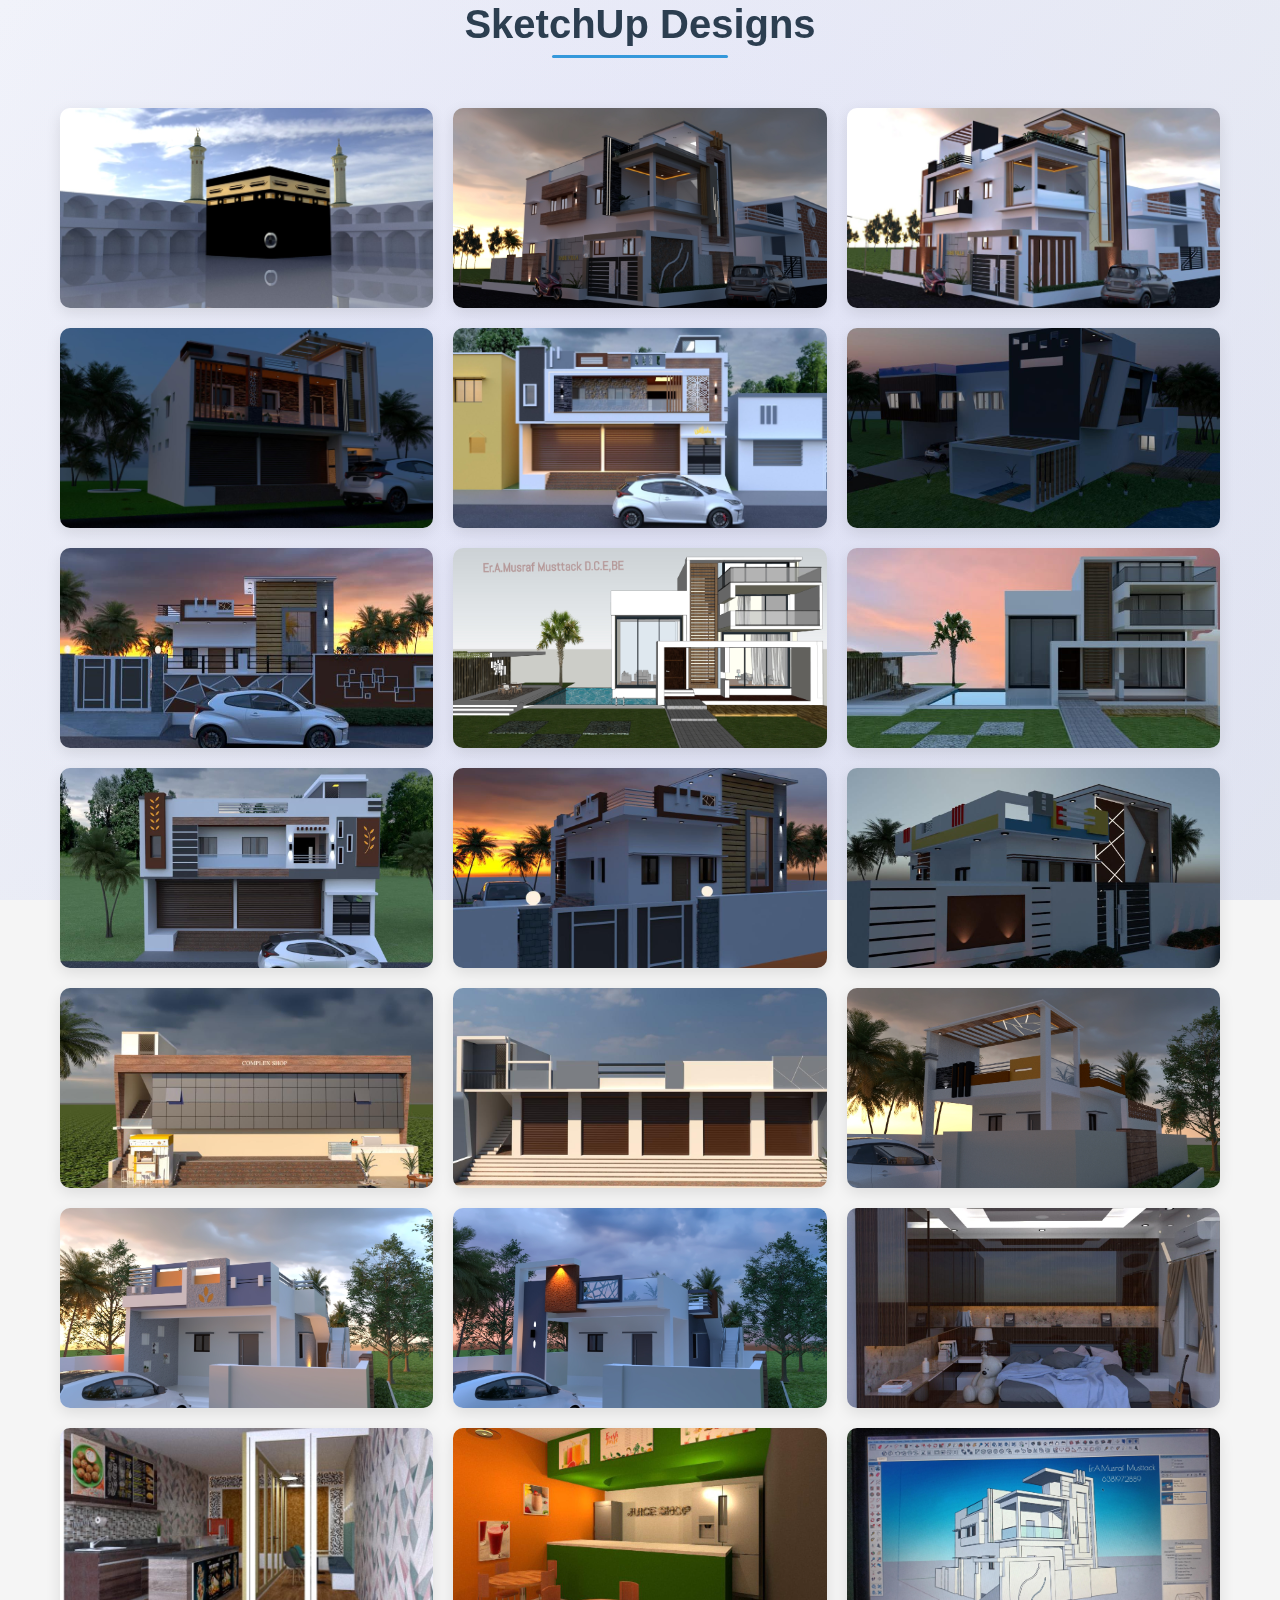
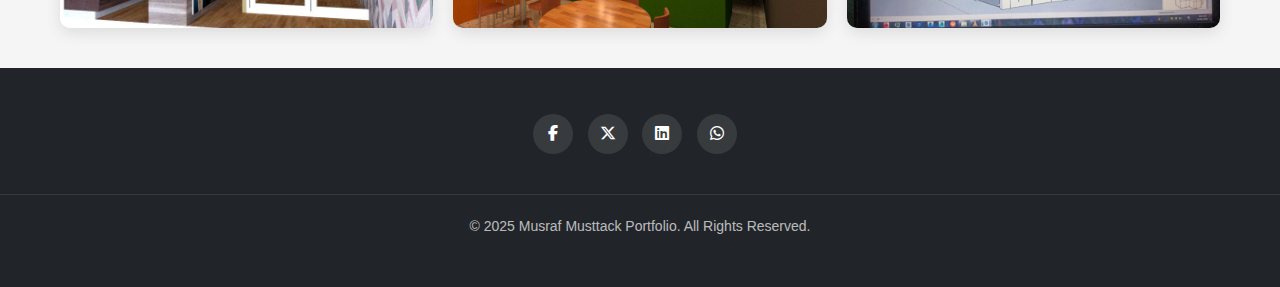
<file: Components/Pages/sketch.html>
<!DOCTYPE html>
<html lang="en">
<head>
   <meta charset="UTF-8">
    <meta name="viewport" content="width=device-width, initial-scale=1.0">
    <title>Musraf Musttack Portfolio</title>
    <link rel="stylesheet" href="https://cdnjs.cloudflare.com/ajax/libs/font-awesome/6.4.2/css/all.min.css">

    <!-- Bootstrap CSS -->
    <link href="https://cdn.jsdelivr.net/npm/bootstrap@5.3.0/dist/css/bootstrap.min.css" rel="stylesheet">
    <!-- Font Awesome -->
    <link rel="stylesheet" href="https://cdnjs.cloudflare.com/ajax/libs/font-awesome/6.4.0/css/all.min.css">
    <link rel="stylesheet" href="https://cdnjs.cloudflare.com/ajax/libs/font-awesome/6.4.0/css/all.min.css">
    <!-- Google Fonts -->
    <link href="https://fonts.googleapis.com/css2?family=Poppins:wght@300;400;500;600;700&display=swap" rel="stylesheet">
    <link href="https://fonts.googleapis.com/css2?family=Cinzel+Decorative:wght@400;700;900&display=swap" rel="stylesheet">

    <!-- Custom CSS -->
    <link rel="stylesheet" href="../../asset/css/style.css">
</head>
<body>

    <div class="animated-bg">
        <!-- Star Background -->
<div class="star-bg">
    <div id="stars"></div>
    <div id="stars2"></div>
    <div id="stars3"></div>
</div>
    </div>
    
    <!-- Navigation -->
    
    <div class="container">
        <!-- Top Section -->
        <header class="top-section">
            <h1 class="title"> SketchUp Designs </h1>
            
        </header>

        <!-- Center Section -->
       

        <!-- Bottom Section -->
        <section class="bottom-section">
            
            <div class="gallery">

                <div class="gallery-item">
                    <a href="../../asset/image/Projects/P6/Sketchup/0.jpeg">
                    <img src="../../asset/image/Projects/P6/Sketchup/0.jpeg" alt="Project Image 0" class="gallery-image">
                    </a>
                </div>

                <div class="gallery-item">
                    <a href="../../asset/image/Projects/P6/Sketchup/6.jpeg">
                    <img src="../../asset/image/Projects/P6/Sketchup/6.jpeg" alt="Project Image 6" class="gallery-image">
                    </a>
                </div>

                <div class="gallery-item">
                    <a href="../../asset/image/Projects/P6/Sketchup/14.jpeg">
                    <img src="../../asset/image/Projects/P6/Sketchup/14.jpeg" alt="Project Image 14" class="gallery-image">
                    </a>
                </div>

                 <div class="gallery-item">
                    <a href="../../asset/image/Projects/P6/Sketchup/10.jpeg">
                    <img src="../../asset/image/Projects/P6/Sketchup/10.jpeg" alt="Project Image 10" class="gallery-image">
                    </a>
                </div>

                 <div class="gallery-item">
                    <a href="../../asset/image/Projects/P6/Sketchup/7.jpeg">
                    <img src="../../asset/image/Projects/P6/Sketchup/7.jpeg" alt="Project Image 7" class="gallery-image">
                    </a>
                </div>

                <div class="gallery-item">
                    <a href="../../asset/image/Projects/P6/Sketchup/9.jpeg">
                    <img src="../../asset/image/Projects/P6/Sketchup/9.jpeg" alt="Project Image 9" class="gallery-image">
                    </a>
                </div>

                <div class="gallery-item">
                    <a href="../../asset/image/Projects/P6/Sketchup/8.jpeg">
                    <img src="../../asset/image/Projects/P6/Sketchup/8.jpeg" alt="Project Image 8" class="gallery-image">
                    </a>
                </div>


                <div class="gallery-item">
                    <a href="../../asset/image/Projects/P6/Sketchup/15.jpeg">
                    <img src="../../asset/image/Projects/P6/Sketchup/15.jpeg" alt="Project Image 15" class="gallery-image">
                    </a>
                </div>

                <div class="gallery-item">
                    <a href="../../asset/image/Projects/P6/Sketchup/16.jpeg">
                    <img src="../../asset/image/Projects/P6/Sketchup/16.jpeg" alt="Project Image 16" class="gallery-image">
                    </a>
                </div>

                <div class="gallery-item">
                    <a href="../../asset/image/Projects/P6/Sketchup/19.jpeg">
                    <img src="../../asset/image/Projects/P6/Sketchup/19.jpeg" alt="Project Image 19" class="gallery-image">
                    </a>
                </div>

                <div class="gallery-item">
                    <a href="../../asset/image/Projects/P6/Sketchup/11.jpeg">
                    <img src="../../asset/image/Projects/P6/Sketchup/11.jpeg" alt="Project Image 11" class="gallery-image">
                    </a>
                </div>

                <div class="gallery-item">
                    <a href="../../asset/image/Projects/P6/Sketchup/12.jpeg">
                    <img src="../../asset/image/Projects/P6/Sketchup/12.jpeg" alt="Project Image 12" class="gallery-image">
                    </a>
                </div>


                <div class="gallery-item">
                    <a href="../../asset/image/Projects/P6/Sketchup/1.jpeg">
                    <img src="../../asset/image/Projects/P6/Sketchup/1.jpeg" alt="Project Image 1" class="gallery-image">
                    </a>
                </div>

                <div class="gallery-item">
                    <a href="../../asset/image/Projects/P6/Sketchup/2.jpeg">
                    <img src="../../asset/image/Projects/P6/Sketchup/2.jpeg" alt="Project Image 2" class="gallery-image">
                    </a>
                </div>

                

                <div class="gallery-item">
                    <a href="../../asset/image/Projects/P6/Sketchup/3.jpeg">
                    <img src="../../asset/image/Projects/P6/Sketchup/3.jpeg" alt="Project Image 3" class="gallery-image">
                    </a>
                </div>

                <div class="gallery-item">
                    <a href="../../asset/image/Projects/P6/Sketchup/4.jpeg">
                    <img src="../../asset/image/Projects/P6/Sketchup/4.jpeg" alt="Project Image 4" class="gallery-image">
                    </a>
                </div>

                <div class="gallery-item">
                    <a href="../../asset/image/Projects/P6/Sketchup/5.jpeg">
                    <img src="../../asset/image/Projects/P6/Sketchup/5.jpeg" alt="Project Image 5" class="gallery-image">
                    </a>
                </div>

                

               

                

                

               

                

                

                <div class="gallery-item">
                    <a href="../../asset/image/Projects/P6/Sketchup/13.jpeg">
                    <img src="../../asset/image/Projects/P6/Sketchup/13.jpeg" alt="Project Image 13" class="gallery-image">
                    </a>
                </div>

                

                

                <div class="gallery-item">
                    <a href="../../asset/image/Projects/P6/Sketchup/17.jpeg">
                    <img src="../../asset/image/Projects/P6/Sketchup/17.jpeg" alt="Project Image 17" class="gallery-image">
                    </a>
                </div>

                <div class="gallery-item">
                    <a href="../../asset/image/Projects/P6/Sketchup/18.jpeg">
                    <img src="../../asset/image/Projects/P6/Sketchup/18.jpeg" alt="Project Image 18" class="gallery-image">
                    </a>
                </div>

                

                <div class="gallery-item">
                    <a href=".../../asset/image/Projects/P6/Sketchup/20.jpeg">
                    <img src="../../asset/image/Projects/P6/Sketchup/20.jpeg" alt="Project Image 20" class="gallery-image">
                    </a>
                </div>
                

                
            </div>
        </section>

        <!-- Image Modal -->
        <div class="modal" id="imageModal">
            <span class="close-btn">&times;</span>
            <img class="modal-content" id="modalImage">
            <div class="caption" id="caption"></div>
        </div>
    </div>

           
    <!-- Footer -->
    <footer class="footer">
        <div class="container">
                <div class="social-links mt-3">
                        <a href="https://www.facebook.com/share/1J2qTGtDxB/"><i class="fab fa-facebook-f"></i></a>
                        <a href="https://x.com/musttack?t=wHFk_ZXkjwtDSmbGTnIBDQ&s=08"><i class="fab fa-x-twitter"></i></a>
                        <a href="https://www.linkedin.com/in/musraf-musttack-630997289"><i class="fab fa-linkedin"></i></a>
                        <a href="https://wa.me/916381972889" target="_blank"><i class="fab fa-whatsapp"></i></a>
                    </div>
                 <a href="#home" class="scroll-to-top"id="scrollToTopBtn">
                 <i class="fas fa-arrow-up"></i>
                 </a>
                </div>
         <div class="footer-bottom">
                <p>&copy; 2025 Musraf Musttack Portfolio. All Rights Reserved.</p>
            </div>
            
    </footer>
    
    <script src="../../asset/js/script.js"></script>
</body>
</html>
</file>
<file: asset/css/style.css>
/* Global Styles */

@import url('https://fonts.googleapis.com/css2?family=Cinzel+Decorative:wght@400;700;900&family=Roboto:ital,wght@0,100..900;1,100..900&display=swap');

:root {
    --primary-color: #6c63ff;
    --secondary-color: #2f2e41;
    --accent-color: #ff6584;
    --light-color: #f8f9fa;
    --dark-color: #212529;
    --text-color: #495057;
    --text-light: #6c757d;
    --white: #ffffff;
    --black: #000000;
    --transition: all 0.3s ease;
}

* {
    margin: 0;
    padding: 0;
    box-sizing: border-box;
}

body {
    font-family: 'Poppins', sans-serif;
    color: var(--text-color);
    line-height: 1.6;
    overflow-x: hidden;
    background-color: var(--white);
    position: relative;
}



a {
    text-decoration: none;
    color: var(--primary-color);
    transition: var(--transition);
}

a:hover {
    color: var(--accent-color);
}

h1, h2, h3, h4, h5, h6 {
    font-weight: 700;
    line-height: 1.2;
    color: var(--dark-color);
}

p {
    margin-bottom: 15px;
    color: var(--text-color);
}

img {
    max-width: 100%;
    height: auto;
    /* margin-left: 0px; */
}

ul {
    list-style: none;
}

.btn {
    display: inline-block;
    padding: 12px 30px;
    border-radius: 50px;
    font-weight: 600;
    text-transform: capitalize;
    font-size: 16px;
    transition: var(--transition);
    border: 2px solid transparent;
    cursor: pointer;
}

.btn-primary {
    background-color: var(--primary-color);
    color: var(--white);
    border-color: var(--primary-color);
    box-shadow: 0 10px 20px rgba(108, 99, 255, 0.2);
}

.btn-primary:hover {
    background-color: transparent;
    color: var(--primary-color);
    transform: translateY(-3px);
    box-shadow: 0 15px 30px rgba(108, 99, 255, 0.3);
}

.btn-outline {
    background-color: transparent;
    color: var(--primary-color);
    border-color: var(--primary-color);
}

.btn-outline:hover {
    background-color: var(--primary-color);
    color: var(--white);
    transform: translateY(-3px);
}

.section-header {
    text-align: center;
    margin-bottom: 60px;
}

.section-header h2 {
    font-size: 36px;
    margin-top: 15px;
    margin-bottom: 15px;
    position: relative;
    display: inline-block;
}

.section-header h2::after {
    content: '';
    position: absolute;
    bottom: -10px;
    left: 50%;
    transform: translateX(-50%);
    width: 80px;
    height: 4px;
    background-color: var(--primary-color);
    border-radius: 2px;
}

.section-header p {
    color: var(--text-light);
    font-size: 18px;
}

.container {
    max-width: 1200px;
    margin: 0 auto;
    padding: 0 15px;
}

/* Animated Background */
.animated-bg {
    position: fixed;
    top: 0;
    left: 0;
    width: 100%;
    height: 100%;
    z-index: -1;
    background: linear-gradient(135deg, #f5f7fa 0%, #e4e8f0 100%);
    overflow: hidden;
}

.animated-bg::before {
    content: '';
    position: absolute;
    top: -50%;
    left: -50%;
    width: 200%;
    height: 200%;
    background: radial-gradient(circle, rgba(108, 99, 255, 0.1) 0%, transparent 70%);
    animation: rotate 20s linear infinite;
}

@keyframes rotate {
    0% {
        transform: rotate(0deg);
    }
    100% {
        transform: rotate(360deg);
    }
}

/* Navigation */
.navbar {
    padding: 25px 0;
    background-color: transparent;
    transition: var(--transition);
}

.navbar.scrolled {                                                       
    padding: 15px 0;
    background-color: rgba(255, 255, 255, 0.95);
    box-shadow: 0 5px 20px rgba(0, 0, 0, 0.1);
    backdrop-filter: blur(10px);
}

.navbar-brand {
    font-size: 24px;
    font-weight: 400;
    color: var(--dark-color);
    letter-spacing: 1px;

}



.navbar-brand:hover {
    color: var(--primary-color);
}

.nav-link {
    color: var(--dark-color);
    font-weight: 500;
    margin: 0 15px;
    position: relative;
    padding: 5px 0;
}

.nav-link::after {
    content: '';
    position: absolute;
    bottom: 0;
    left: 0;
    width: 0;
    height: 2px;
    background-color: var(--primary-color);
    transition: var(--transition);
}

.nav-link:hover::after,
.nav-link.active::after {
    width: 100%;
}

.nav-link.active {
    color: var(--primary-color);
}

.navbar-toggler {
    border: none;
    padding: 0;
    font-size: 24px;
    color: var(--dark-color);
}

/* Hero Section */
.hero {
    padding: 150px 0 100px;
    position: relative;
    overflow: hidden;
}

.hero-subtitle {
    font-size: 18px;
    color: var(--primary-color);
    margin-bottom: 10px;
    font-weight: 500;
}

.hero-title {
    font-size: 48px;
    margin-bottom: 15px;
    line-height: 1.2;
    
}

.hero-role {
    font-size: 24px;
    margin-bottom: 20px;
    font-weight: 400;
    color: var(--text-light);
}

.hero-text {
    font-size: 18px;
    margin-bottom: 30px;
    max-width: 500px;
    
}

.hero-buttons .btn {
    margin-right: 15px;
    margin-bottom: 15px;
}

.hero-image {
    position: relative;
}

.hero-image .image-wrapper {
    position: relative;
    border-radius: 20px;
    overflow: hidden;
    box-shadow: 0 30px 50px rgba(0, 0, 0, 0.1);
    transform: perspective(1000px) rotateY(-10deg);
    transition: var(--transition);
}

.hero-image .image-wrapper:hover {
    transform: perspective(1000px) rotateY(0deg);
}

.hero-image img {
    width: 100%;
    height: auto;
    display: block;
}

/* About Section */
.about {
    padding: 100px 0;
    background-color: var(--light-color);
}

.about-image {
    border-radius: 20px;
    overflow: hidden;
    box-shadow: 0 20px 40px rgba(0, 0, 0, 0.1);
}

.about-image img {
    width: 100%;
    height: auto;
    display: block;
    transition: var(--transition);
}

.about-image:hover img {
    transform: scale(1.05);
}

.about-content {
    padding-left: 30px;
}

.about-content h3 {
    font-size: 28px;
    margin-bottom: 20px;
}

.info-grid {
    display: grid;
    grid-template-columns: repeat(2, 1fr);
    gap: 15px;
    margin: 25px 0;
}

.info-item {
    display: flex;
    align-items: center;
}

.info-item span {
    font-weight: 600;
    margin-right: 10px;
    color: var(--dark-color);
}

.info-item p{margin-top: 15px;}

.skills {
    margin-top: 30px;
}

.skills h4 {
    font-size: 22px;
    margin-bottom: 20px;
    margin-top: 40px;
}

.skill-item {
    margin-bottom: 20px;
}

.skill-info {
    display: flex;
    justify-content: space-between;
    margin-bottom: 5px;
}

.skill-info span {
    font-size: 14px;
    color: var(--text-light);
}

.progress-bar {
    height: 8px;
    border-radius: 4px;
    background-color: #e9ecef;
    overflow: hidden;
}

.progress-fill {
    height: 100%;
    background: linear-gradient(90deg, var(--primary-color), var(--accent-color));
    border-radius: 4px;
    position: relative;
    animation: animateProgress 2s ease-out forwards;
}
.skill-item1 ul li { list-style: circle;margin-bottom: 10px;}

@keyframes animateProgress {
    from {
        width: 0;
    }
}

.about-buttons .btn {
    margin-right: 15px;
    margin-bottom: 15px;
    margin-top: 30px;
}

/* Services Section */
.worke {
    padding: 100px 0;
}

/* .service-card {

    background-color: var(--white);
    padding: 30px;
    border-radius: 15px;
    margin-bottom: 30px;
    box-shadow: 0 10px 30px rgba(0, 0, 0, 0.05);
    transition: var(--transition);
    text-align: center;
    height: 100%;
}

.service-card:hover {
    transform: translateY(-10px);
    box-shadow: 0 15px 40px rgba(0, 0, 0, 0.1);
}

.service-icon {
    width: 70px;
    height: 70px;
    background: linear-gradient(135deg, var(--primary-color) 0%, var(--accent-color) 100%);
    border-radius: 50%;
    display: flex;
    align-items: center;
    justify-content: center;
    margin: 0 auto 25px;
    color: var(--white);
    font-size: 28px;
    transition: var(--transition);
}

.service-card:hover .service-icon {
    transform: rotateY(180deg);
}

.service-card h3 {
    font-size: 20px;
    margin-bottom: 15px;
}

.service-card p {
    color: var(--text-light);
    font-size: 15px;
} */


/* NEW CODE */
.experience-section {
  display: flex;
  flex-direction: column;
  gap: 40px;
}

.experience-row {
  display: flex;
  justify-content: space-between;
  align-items: flex-start;
  gap: 40px;
  border-bottom: 1px solid #ccc;
  padding-bottom: 30px;
}

.company-info,
.role-details,
.owner-remark {
  flex: 1;
  min-width: 250px;
}

h3, h4 {
  margin-bottom: 10px;
  font-weight: 600;
}

ul {
  padding-left: 20px;
  margin: 0;
}

.owner-remark p {
  font-style: italic;
  margin-bottom: 10px;
}

.owner-remark a {
  color: #3366ff;
  text-decoration: none;
  font-weight: bold;
}

@media (max-width: 768px) {
  .experience-row {
    flex-direction: column;
    gap: 20px;
  }
}

/* NEW CODE ENd */


/* MAP NEW CODE */
.contact-wrapper {
  display: flex;
  flex-wrap: wrap;
  justify-content: space-between;
  align-items: flex-start;
  gap: 2rem;
}

.contact-info {
  flex: 1;
  min-width: 250px;
}

.map-section {
  flex: 1;
  min-width: 350px;
}

/* MAP NEW CODE */




/* Footer Icons */
.social-links {
    margin-top: 20px;
}

.social-links a {
    display: inline-block;
    width: 40px;
    height: 40px;
    background-color: rgba(255, 255, 255, 0.1);
    color: white;
    border-radius: 50%;
    text-align: center;
    line-height: 40px;
    margin-right: 10px;
    transition: all 0.3s ease;
}

.social-links a:hover {
    transform: translateY(-3px);
}

.social-links a:nth-child(1):hover {
    background-color: #3b5998; /* Facebook */
}

.social-links a:nth-child(2):hover {
    background-color: #000; /* Twitter */
}

.social-links a:nth-child(3):hover {
    background-color: #0A66C2; /* LinkedIn */
}

.social-links a:nth-child(4):hover {
    background-color:#25D366; /* whatsapp */
}

/* Footer Icons */

.footer-bottom {
    margin-top: 40px;
    padding-top: 20px;
    border-top: 1px solid rgba(255, 255, 255, 0.1);
    text-align: center;
    color: #bdbdbd;
    font-size: 14px;
}
/* PHONE ICON ANIMATE */
.animated-flip-icon {
  transform: scaleX(-1); /* Horizontal flip */
  animation: pulseIcon 1s infinite ease-in-out;
}

@keyframes pulseIcon {
  0% { transform: scaleX(-1) scale(1); }
  50% { transform: scaleX(-1) scale(1.2); }
  100% { transform: scaleX(-1) scale(1); }
}

/* PHONE ICON ANIMATE */


/* Portfolio Section */
.portfolio {
    padding: 100px 0;
    background-color: var(--light-color);
}

.portfolio-item {
    position: relative;
    border-radius: 15px;
    overflow: hidden;
    margin-bottom: 30px;
    box-shadow: 0 10px 30px rgba(0, 0, 0, 0.05);
}

.portfolio-item img {
    width: 100%;
    height: 250px;
    object-fit: cover;
    transition: var(--transition);
}

.portfolio-item:hover img {
    transform: scale(1.1);
}

.portfolio-overlay {
    position: absolute;
    top: 0;
    left: 0;
    width: 100%;
    height: 100%;
    background: linear-gradient(to top, rgba(108, 99, 255, 0.9), transparent);
    display: flex;
    flex-direction: column;
    justify-content: flex-end;
    padding: 30px;
    opacity: 0;
    transition: var(--transition);
}

.portfolio-item:hover .portfolio-overlay {
    opacity: 1;
}

.portfolio-overlay h3 {
    color: var(--white);
    margin-bottom: 5px;
    transform: translateY(20px);
    transition: var(--transition);
    transition-delay: 0.1s;
}

.portfolio-overlay p {
    color: rgba(255, 255, 255, 0.8);
    transform: translateY(20px);
    transition: var(--transition);
    transition-delay: 0.2s;
}

.portfolio-link {
    position: absolute;
    top: 30px;
    right: 30px;
    width: 50px;
    height: 50px;
    background-color: var(--white);
    color: var(--primary-color);
    border-radius: 50%;
    display: flex;
    align-items: center;
    justify-content: center;
    font-size: 20px;
    transform: translateY(-20px);
    transition: var(--transition);
    transition-delay: 0.3s;
}

.portfolio-item:hover .portfolio-overlay h3,
.portfolio-item:hover .portfolio-overlay p,
.portfolio-item:hover .portfolio-link {
    transform: translateY(0);
}

/* Contact Section */
.contact {
    padding: 100px 0;
}

.contact-info-item {
    display: flex;
    align-items: flex-start;
    margin-bottom: 30px;
}

.contact-icon {
    width: 60px;
    height: 60px;
    background: linear-gradient(135deg, var(--primary-color) 0%, var(--accent-color) 100%);
    border-radius: 50%;
    display: flex;
    align-items: center;
    justify-content: center;
    color: var(--white);
    font-size: 24px;
    margin-right: 20px;
    flex-shrink: 0;
}

.contact-details h4 {
    font-size: 18px;
    margin-bottom: 5px;
}

.contact-details p {
    color: var(--text-light);
    margin-bottom: 0;
}

.social-links {
    margin-top: 50px;
}

.social-links h4 {
    margin-bottom: 20px;
}

.social-icons {
    display: flex;
    gap: 15px;
}

.social-icons a {
    width: 45px;
    height: 45px;
    background-color: var(--light-color);
    color: var(--dark-color);
    border-radius: 50%;
    display: flex;
    align-items: center;
    justify-content: center;
    font-size: 18px;
    transition: var(--transition);
}

.social-icons a:hover {
    background-color: var(--primary-color);
    color: var(--white);
    transform: translateY(-5px);
}

.contact-form .form-group {
    margin-bottom: 20px;
}

.contact-form .form-control {
    height: 55px;
    border-radius: 10px;
    border: 1px solid #e9ecef;
    padding: 10px 20px;
    font-size: 16px;
    transition: var(--transition);
    box-shadow: none;
}

.contact-form .form-control:focus {
    border-color: var(--primary-color);
    box-shadow: 0 5px 15px rgba(108, 99, 255, 0.1);
}

.contact-form textarea.form-control {
    height: auto;
    resize: none;
}

/* Footer */
.footer {
    padding: 30px 0;
    background-color: var(--dark-color);
    color: var(--white);
    text-align: center;
    margin-top: 40px;
}

.footer-content {
    display: flex;
    flex-direction: column;
    align-items: center;
}

.footer p {
    color: rgba(255, 255, 255, 0.7);
    margin-bottom: 20px;
}

.scroll-to-top {
    
    width: 50px;
    height: 50px;
       position: fixed;
    bottom: 40px;
    right: 40px;
    background-color: #6c63ff;
    color: white;
    padding: 15px;
    border-radius: 50%;
    text-align: center;
    box-shadow: 0 4px 6px rgba(0, 0, 0, 0.2);
    transition: opacity 0.3s ease, visibility 0.3s ease;
    opacity: 0;
    visibility: hidden;
    z-index: 999;
    cursor: pointer;
}

.scroll-to-top.show {
    opacity: 1;
    visibility: visible;
}

.scroll-to-top:hover  {
          background-color: var(--accent-color);
          transform: translateY(-5px);
          color: white;

}

/* ChatBox Start  */


.chatbox-toggle {
  position: fixed;
  bottom: 20px;
  right: 20px;
  background: #007bff;
  color: white;
  border: none;
  border-radius: 50%;
  width: 60px;
  height: 60px;
  font-size: 20px;
  display: flex;
  align-items: center;
  justify-content: center;
  z-index: 999;
  margin-bottom: 170px;

  /* Hidden initially */
  opacity: 0;
  visibility: hidden;
  transition: opacity 0.4s ease, visibility 0.4s ease;
}

/* Add this class via JavaScript when scrolled */

.chatbox-toggle.show {
  opacity: 1;
  visibility: visible;
}

/* 🟦 Chatbox Container */
.chatbox {
  position: fixed;
  bottom: 80px;
  right: 20px;
  width: 300px;
  max-height: 400px;
  background: #fff;
  border: 1px solid #ccc;
  border-radius: 12px;
  display: none;
  flex-direction: column;
  box-shadow: 0 5px 15px rgba(0, 0, 0, 0.2);
  z-index: 9999;
  overflow: hidden;
}

/* 🧢 Header */
.chatbox-header {
  background-color: #007bff;
  color: white;
  padding: 10px 15px;
  display: flex;
  justify-content: space-between;
  align-items: center;
  font-weight: bold;
  font-size: 15px;
}

/* ❌ Close Button */
.chatbox-header button {
  background: none;
  border: none;
  color: white;
  font-size: 20px;
  cursor: pointer;
}

/* 💬 Messages Body */
.chatbox-body {
  flex: 1;
  padding: 10px;
  overflow-y: auto;
  background-color: #f9f9f9;
}

/* 🗨️ Chat Message */
.chat-msg {
  margin-bottom: 10px;
  padding: 8px 12px;
  border-radius: 10px;
  max-width: 80%;
  word-wrap: break-word;
  font-size: 14px;
  line-height: 1.4;
}

/* Bot Message */
.chat-msg.bot {
  background-color: #e2e2e2;
  color: #333;
  align-self: flex-start;
}

/* User Message */
.chat-msg.user {
  background-color: #007bff;
  color: white;
  align-self: flex-end;
  margin-left: auto;
}

/* 🧾 Footer (Input Area) */
.chatbox-footer {
  display: flex;
  border-top: 1px solid #ccc;
}

.chatbox-footer input[type="text"] {
  flex: 1;
  padding: 10px;
  border: none;
  outline: none;
  font-size: 14px;
}

.chatbox-footer button {
  background-color: #007bff;
  border: none;
  color: white;
  padding: 10px 16px;
  cursor: pointer;
  font-size: 14px;
  transition: background-color 0.3s ease;
}

.chatbox-footer button:hover {
  background-color: #0056b3;
}





/* ChatBox End */



  
/* Responsive Styles */
@media (max-width: 991.98px) {
    .hero-title {
        font-size: 36px;
    }
    
    .hero-role {
        font-size: 20px;
    }
    
    .about-content {
        padding-left: 0;
        margin-top: 30px;
    }
    
    .info-grid {
        grid-template-columns: 1fr;
    }
}

@media (max-width: 767.98px) {
    .hero {
        padding: 120px 0 80px;
        text-align: center;
    }
    
    .hero-text {
        margin-left: auto;
        margin-right: auto;
    }
    
    .hero-buttons {
        justify-content: center;
    }
    
    .hero-image {
        margin-top: 50px;
    }
    
    .section-header h2 {
        font-size: 30px;
    }
    
    .portfolio-item img {
        height: 200px;
    }
}

@media (max-width: 575.98px) {
    .hero-title {
        font-size: 28px;
    }
    
    .hero-role {
        font-size: 18px;
    }
    
    .hero-text {
        font-size: 16px;
    }
    
    .btn {
        padding: 10px 20px;
        font-size: 14px;
    }
    
    .section-header h2 {
        font-size: 26px;
    }
    
    .section-header p {
        font-size: 16px;
    }
    
    .contact-form .row > div {
        width: 100%;
    }
    
    .contact-form .row > div + div {
        margin-top: 15px;
    }
    
}
/* Custom Scrollbar */
::-webkit-scrollbar {
    width: 10px;
}

::-webkit-scrollbar-thumb {
    background-color: var(--primary-color);
    border-radius: 4px;
}

::-webkit-scrollbar-thumb:hover {
   background-color: #ff6584;
}

.role-details ul li {list-style: circle;}

/* Project Start */
/* General Styles */
* {
    margin: 0;
    padding: 0;
    box-sizing: border-box;
    font-family: 'Segoe UI', Tahoma, Geneva, Verdana, sans-serif;
}

body {
    background-color: #f5f5f5;
    color: #333;
    line-height: 1.6;
}

.container {
    max-width: 1200px;
    margin: 0 auto;
    padding: 20px;
}

/* Top Section Styles */
.top-section {
    text-align: center;
    margin-bottom: 40px;
    animation: fadeIn 1s ease-in-out;
}

.title {
    font-size: 2.5rem;
    margin-bottom: 20px;
    color: #2c3e50;
    position: relative;
    display: inline-block;
}

.title::after {
    content: '';
    position: absolute;
    width: 50%;
    height: 3px;
    background-color: #3498db;
    bottom: -10px;
    left: 25%;
    border-radius: 3px;
}

.demo-container {
    margin: 20px auto;
    max-width: 800px;
    box-shadow: 0 10px 30px rgba(0, 0, 0, 0.1);
    border-radius: 10px;
    overflow: hidden;
    transition: transform 0.3s ease;
}

.demo-container:hover {
    transform: translateY(-5px);
}

.demo-image {
    width: 1020px;
    height: auto;
    display: block;
    transition: transform 0.5s ease;
}

.demo-image:hover {
    transform: scale(1.02);
}

/* Center Section Styles */
.center-section {
    background-color: white;
    padding: 30px;
    border-radius: 10px;
    box-shadow: 0 5px 15px rgba(0, 0, 0, 0.05);
    margin-bottom: 40px;
    animation: slideUp 1s ease-in-out;
}

.project-explanation h2 {
    color: #2c3e50;
    margin-bottom: 20px;
    font-size: 1.8rem;
}

.project-explanation h3 {
    color: #3498db;
    margin: 15px 0 10px;
    font-size: 1.3rem;
}

.project-explanation p {
    margin-bottom: 15px;
    color: #555;
}

.project-explanation ul {
    margin-left: 20px;
    margin-bottom: 20px;
}

.project-explanation li {
    margin-bottom: 8px;
}

.tech-stack {
    display: flex;
    flex-wrap: wrap;
    gap: 10px;
    margin-top: 15px;
}

.tech-item {
    background-color: #3498db;
    color: white;
    padding: 5px 15px;
    border-radius: 20px;
    font-size: 0.9rem;
}

/* Bottom Section Styles */
.bottom-section {
    animation: fadeIn 1.5s ease-in-out;
}

.bottom-section h2 {
    text-align: center;
    margin-bottom: 30px;
    color: #2c3e50;
    font-size: 1.8rem;
}

.gallery {
    display: grid;
    grid-template-columns: repeat(auto-fill, minmax(300px, 1fr));
    gap: 20px;
}

.gallery-item {
    border-radius: 10px;
    overflow: hidden;
    box-shadow: 0 5px 15px rgba(0, 0, 0, 0.1);
    transition: all 0.3s ease;
    cursor: pointer;
}

.gallery-item:hover {
    transform: translateY(-10px);
    box-shadow: 0 15px 30px rgba(0, 0, 0, 0.2);
}

.gallery-image {
    width: 100%;
    height: 200px;
    object-fit:cover;
    transition: transform 0.5s ease;
}

.gallery-item:hover .gallery-image {
    transform: scale(1.1);
}

/* Modal Styles */
.modal {
    display: none;
    position: fixed;
    z-index: 1000;
    left: 0;
    top: 0;
    width: 100%;
    height: 100%;
    background-color: rgba(0, 0, 0, 0.8);
    overflow: auto;
    animation: fadeIn 0.3s ease-in-out;
}

.modal-content {
    display: block;
    margin: 50px auto;
    max-width: 80%;
    max-height: 80vh;
    border-radius: 5px;
    animation: zoomIn 0.3s ease-in-out;
}

.close-btn {
    position: absolute;
    top: 20px;
    right: 30px;
    color: #fff;
    font-size: 35px;
    font-weight: bold;
    transition: 0.3s;
    cursor: pointer;
}

.close-btn:hover {
    color: #3498db;
    transform: rotate(90deg);
}

.caption {
    color: #fff;
    text-align: center;
    padding: 10px 0;
    font-size: 1.2rem;
}

/* Animations */
@keyframes fadeIn {
    from { opacity: 0; }
    to { opacity: 1; }
}

@keyframes slideUp {
    from { 
        opacity: 0;
        transform: translateY(50px);
    }
    to { 
        opacity: 1;
        transform: translateY(0);
    }
}

@keyframes zoomIn {
    from { transform: scale(0.5); }
    to { transform: scale(1); }
}

/* Responsive Design */
@media (max-width: 768px) {
    .title {
        font-size: 2rem;
    }
    
    .gallery {
        grid-template-columns: repeat(auto-fill, minmax(250px, 1fr));
    }
    
    .modal-content {
        max-width: 95%;
    }
}

@media (max-width: 480px) {
    .title {
        font-size: 1.8rem;
    }
    
    .center-section {
        padding: 20px;
    }
    
    .tech-stack {
        justify-content: center;
    }
}

.bottom-video h2{text-align: center;margin-top: 10px;}
.video-container{text-align: center;margin-top: 20px;margin-bottom: 50px;}
/* Project End */


/* Project Technology Hover Start */

.tech-item {
  position: relative;
  background: #2c4fdc;
  padding: 8px 12px;
  border-radius: 5px;
  cursor: pointer;
  display: inline-block;
}

.tech-item li {color: #fff;}

/* Hidden content box */
.tech-item .hover-content {
  display: none;
  position: absolute;
  top: 120%;
  left: 0;
  background: #2c4fdc;
  padding: 10px;
  border: 1px solid #ccc;
  width: 300px;
  border-radius: 5px;
  box-shadow: 0px 2px 8px rgba(0,0,0,0.2);
  z-index: 10;
}

/* Show on hover */
.tech-item:hover .hover-content {
  display: block;
}

/* Project Technology Hover Start */


/* Education Page Start */

.education-section {
    padding: 80px 0;
    background-color: #f9f9f9;
    font-family: 'Segoe UI', Tahoma, Geneva, Verdana, sans-serif;
}

.container {
    max-width: 1200px;
    margin: 0 auto;
    padding: 0 20px;
}

.section-title {
    text-align: center;
    font-size: 2.5rem;
    margin-bottom: 60px;
    color: #2c3e50;
    position: relative;
}

.section-title::after {
    content: '';
    position: absolute;
    bottom: -15px;
    left: 50%;
    transform: translateX(-50%);
    width: 80px;
    height: 4px;
    background-color: #3498db;
}

.timeline {
    position: relative;
    max-width: 800px;
    margin: 0 auto;
}

.timeline::before {
    content: '';
    position: absolute;
    width: 2px;
    background-color: #3498db;
    top: 0;
    bottom: 0;
    left: 50%;
    margin-left: -1px;
}

.timeline-item {
    padding: 20px 40px;
    position: relative;
    width: 50%;
    box-sizing: border-box;
}

.timeline-item:nth-child(odd) {
    left: 0;
}

.timeline-item:nth-child(even) {
    left: 50%;
}

.timeline-content {
  background: #fff;
  border-radius: 8px;
  padding: 20px;
  width: 300px;
  box-shadow: 0 2px 8px rgba(0,0,0,0.1);
  transition: background 0.5s ease;
  position: relative;
  overflow: hidden;
}

.timeline-content:hover {
  background: linear-gradient(270deg, #3498db, #8e44ad, #e67e22, #3498db);
  background-size: 600% 600%;
  animation: gradientShift 4s ease infinite;
  color: white; /* Optional: change text color on hover */
}


.timeline-content h3 {
    margin-top: 0;
    color: #3498db;
}


@keyframes gradientShift {
  0% {
    background-position: 0% 50%;
  }
  50% {
    background-position: 100% 50%;
  }
  100% {
    background-position: 0% 50%;
  }
}


.institution {
    display: block;
    font-weight: bold;
    color: #2c3e50;
    margin: 5px 0;
}

.duration {
    display: block;
    color: #7f8c8d;
    font-style: italic;
    margin-bottom: 10px;
}

/* .certifications {
    max-width: 800px;
    margin: 60px auto 0;
    background-color: white;
    padding: 30px;
    border-radius: 8px;
    box-shadow: 0 5px 15px rgba(0,0,0,0.1);
}

.certifications h2 {
    color: #2c3e50;
    margin-top: 0;
    border-bottom: 2px solid #3498db;
    padding-bottom: 10px;
    display: inline-block;
}

.certifications ul {
    list-style-type: none;
    padding: 0;
}

.certifications li {
    padding: 10px 0;
    border-bottom: 1px solid #eee;
    color: #34495e;
}

.certifications li:last-child {
    border-bottom: none;
} */

@media (max-width: 768px) {
    .timeline::before {
        left: 40px;
    }
    
    .timeline-item {
        width: 100%;
        padding-left: 70px;
        padding-right: 25px;
    }
    
    .timeline-item:nth-child(even) {
        left: 0;
    }
}

/* Education Page End */


/* Image Height */

.gallery-image {
  width: 100%; /* thumbnail size */
  cursor: pointer;
}
.lightbox {
  display: none;
  position: fixed;
  top: 0; left: 0; right: 0; bottom: 0;
  background: rgba(0,0,0,0.8);
  text-align: center;
}
.lightbox img {
  max-width: 90%;
  max-height: 90%;
  margin-top: 5%;
}
.lightbox:target {
  display: block;
}
.close {
  position: absolute;
  top: 10px; right: 20px;
  color: #fff;
  font-size: 40px;
  text-decoration: none;
}



/* Image Height */

/* Certificate Start */

.certifications h1 {margin-top: 50px;text-align: center;}

.gallery-item1{
    width: 30%;
    border-radius: 10px;
    overflow: hidden;
    box-shadow: 0 5px 15px rgba(0, 0, 0, 0.1);
    transition: all 0.3s ease;
    cursor: pointer;
    margin-top: 45px;
    margin-left: 420px;
    
}

.gallery-item1:hover {
    transform: translateY(-10px);
    box-shadow: 0 15px 30px rgba(0, 0, 0, 0.2);
}

.gallery-image1 {
    width: 100%;
    height: 250px;
    object-fit:cover;
    transition: transform 0.5s ease;
    
}

.gallery-item1:hover .gallery-image {
    transform: scale(1.1);
}

/* Certificate End */
</file>
